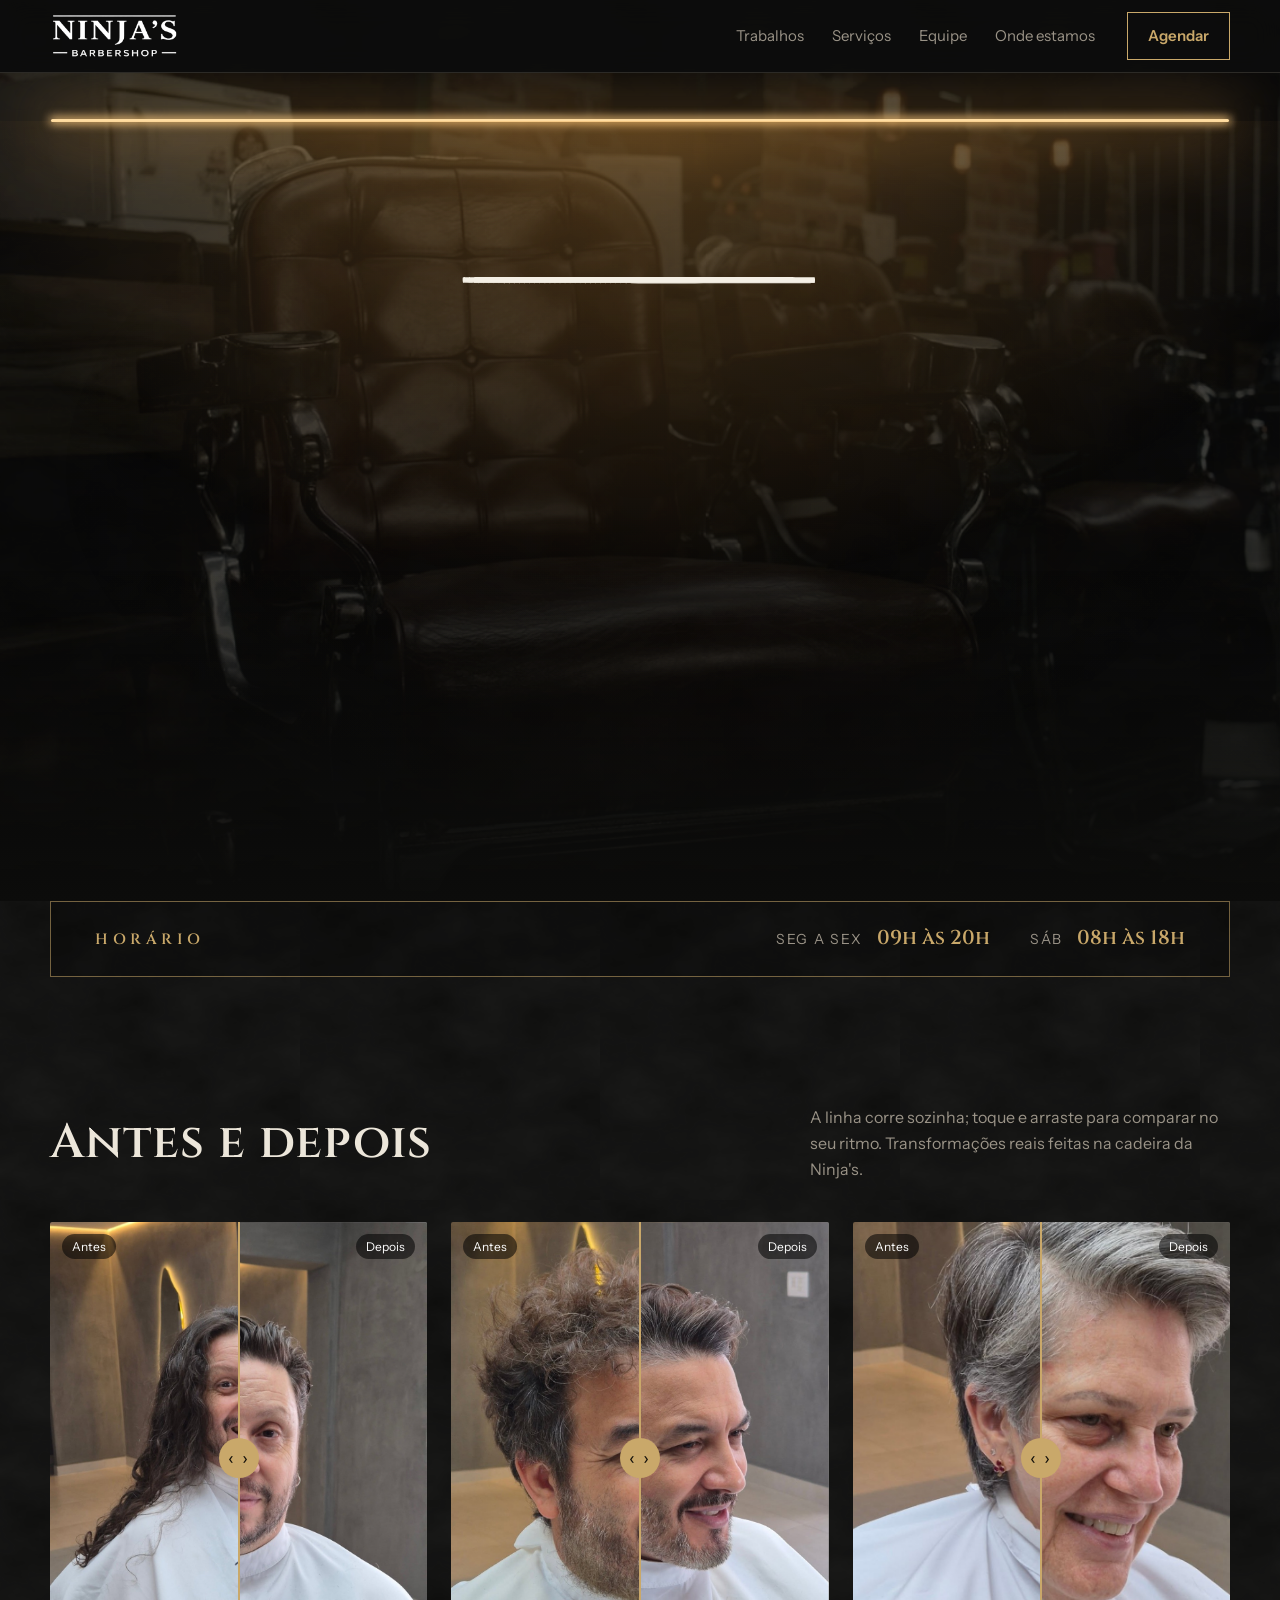
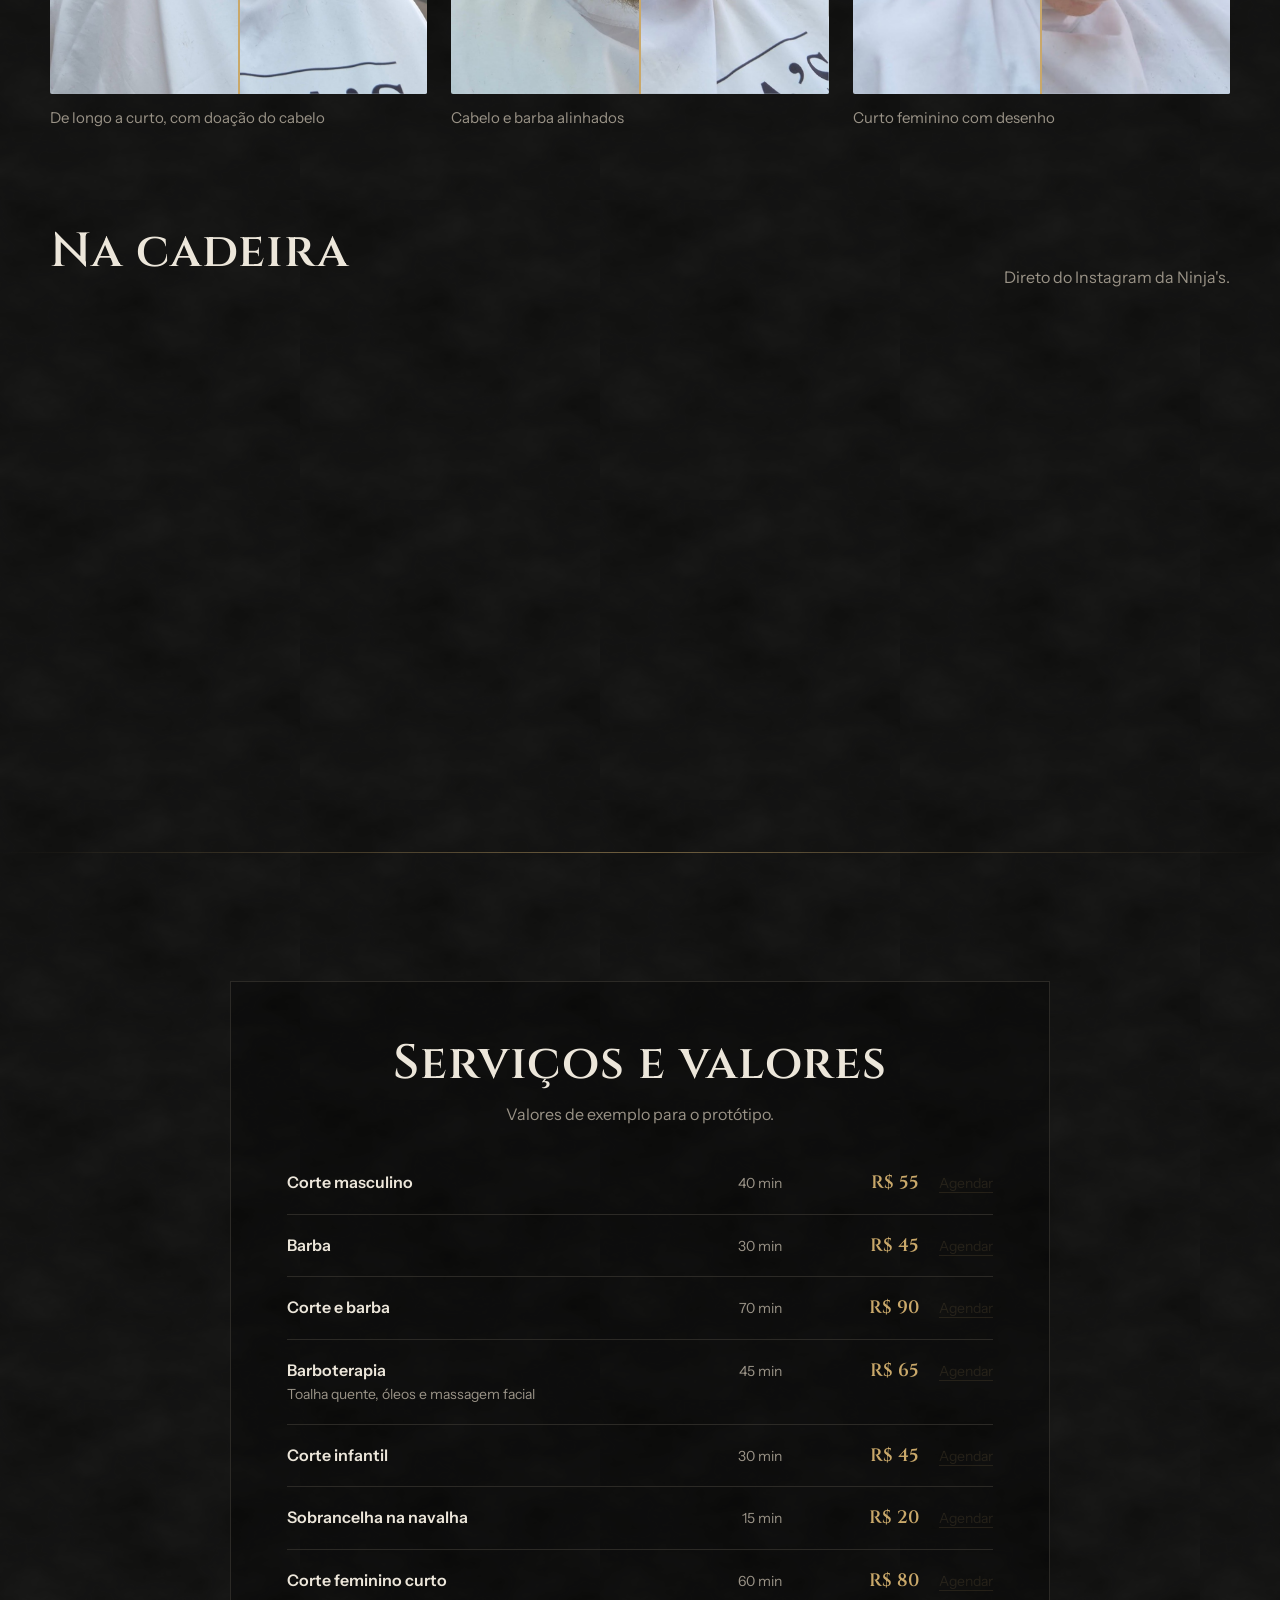
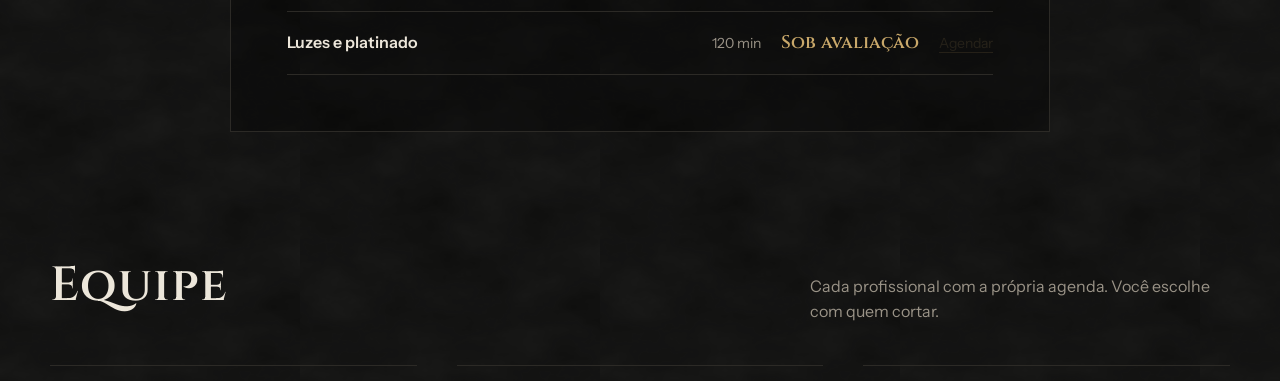
<file: index.html>
<!doctype html>
<meta charset="utf-8">
<meta name="robots" content="noindex">
<meta http-equiv="refresh" content="0; url=mockup-ninjas.html">
<title>Ninja's Barbershop</title>
<a href="mockup-ninjas.html">Abrir o site</a>
</file>
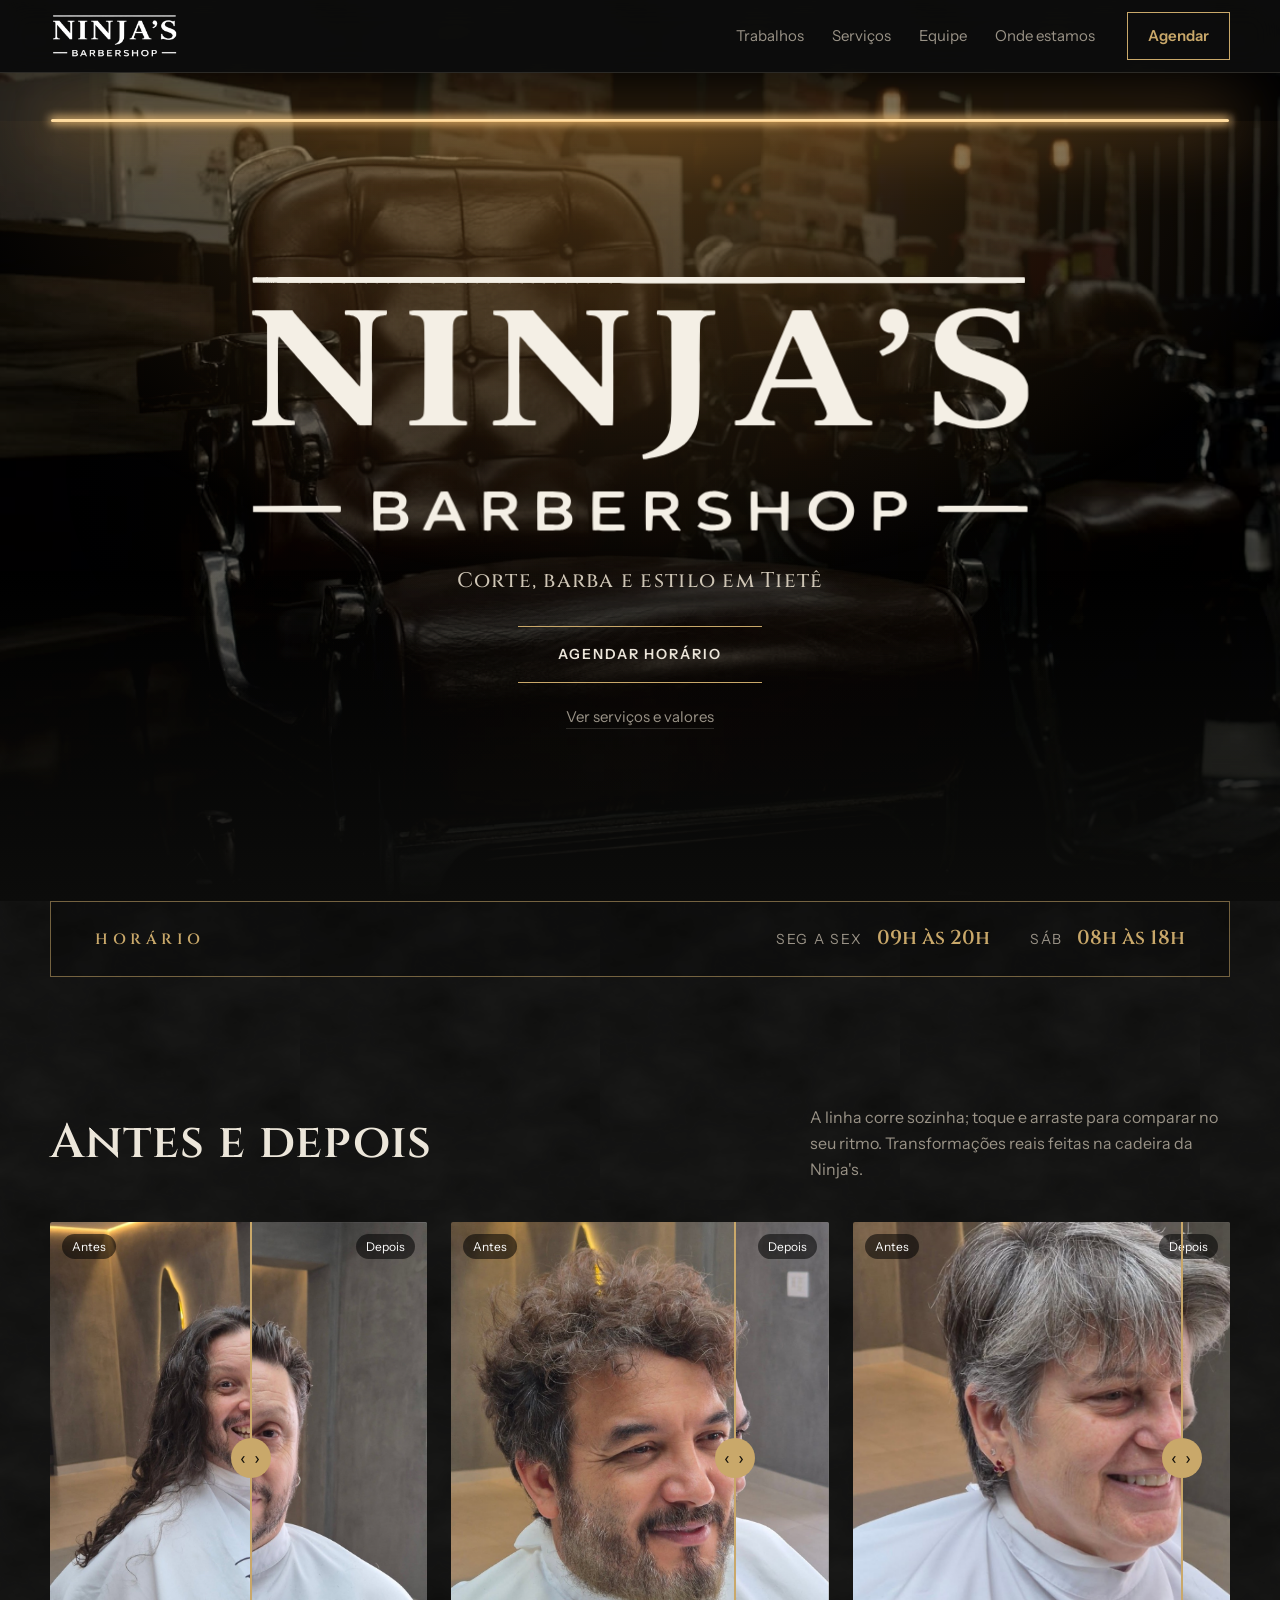
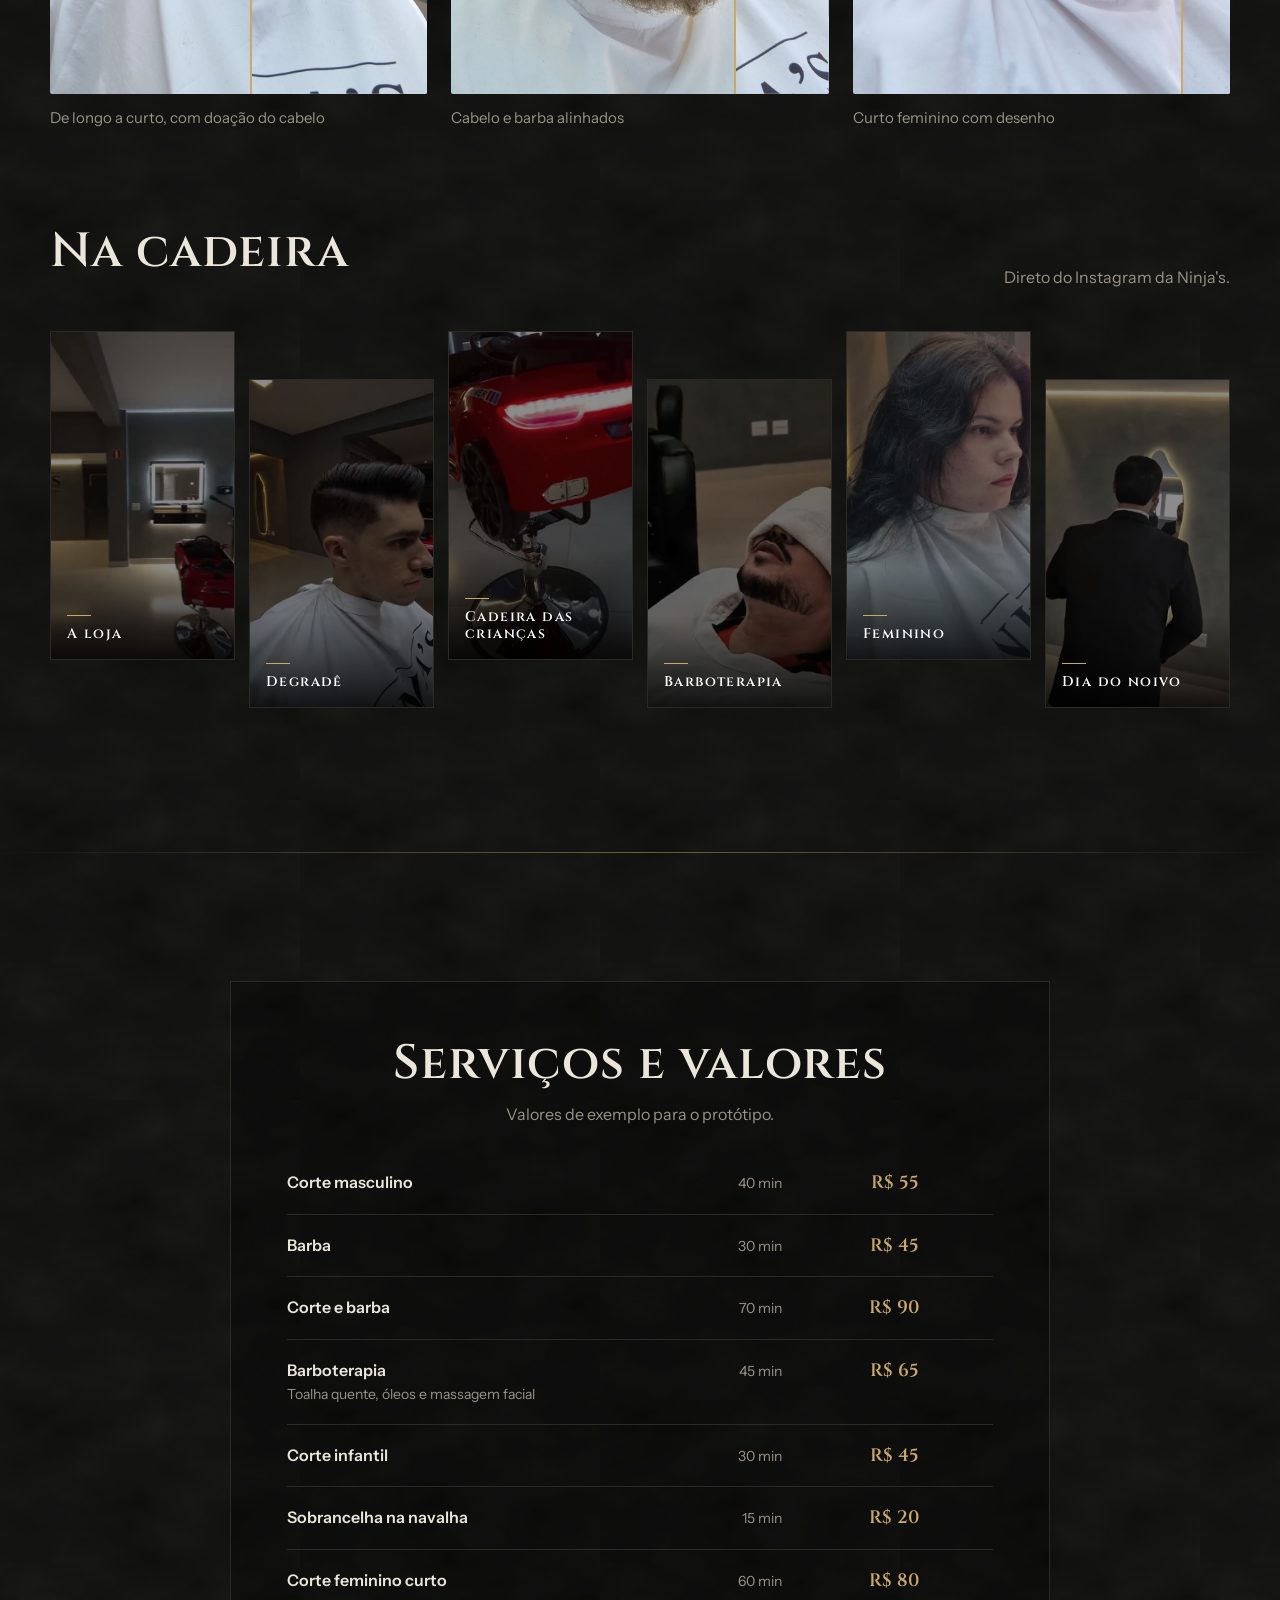
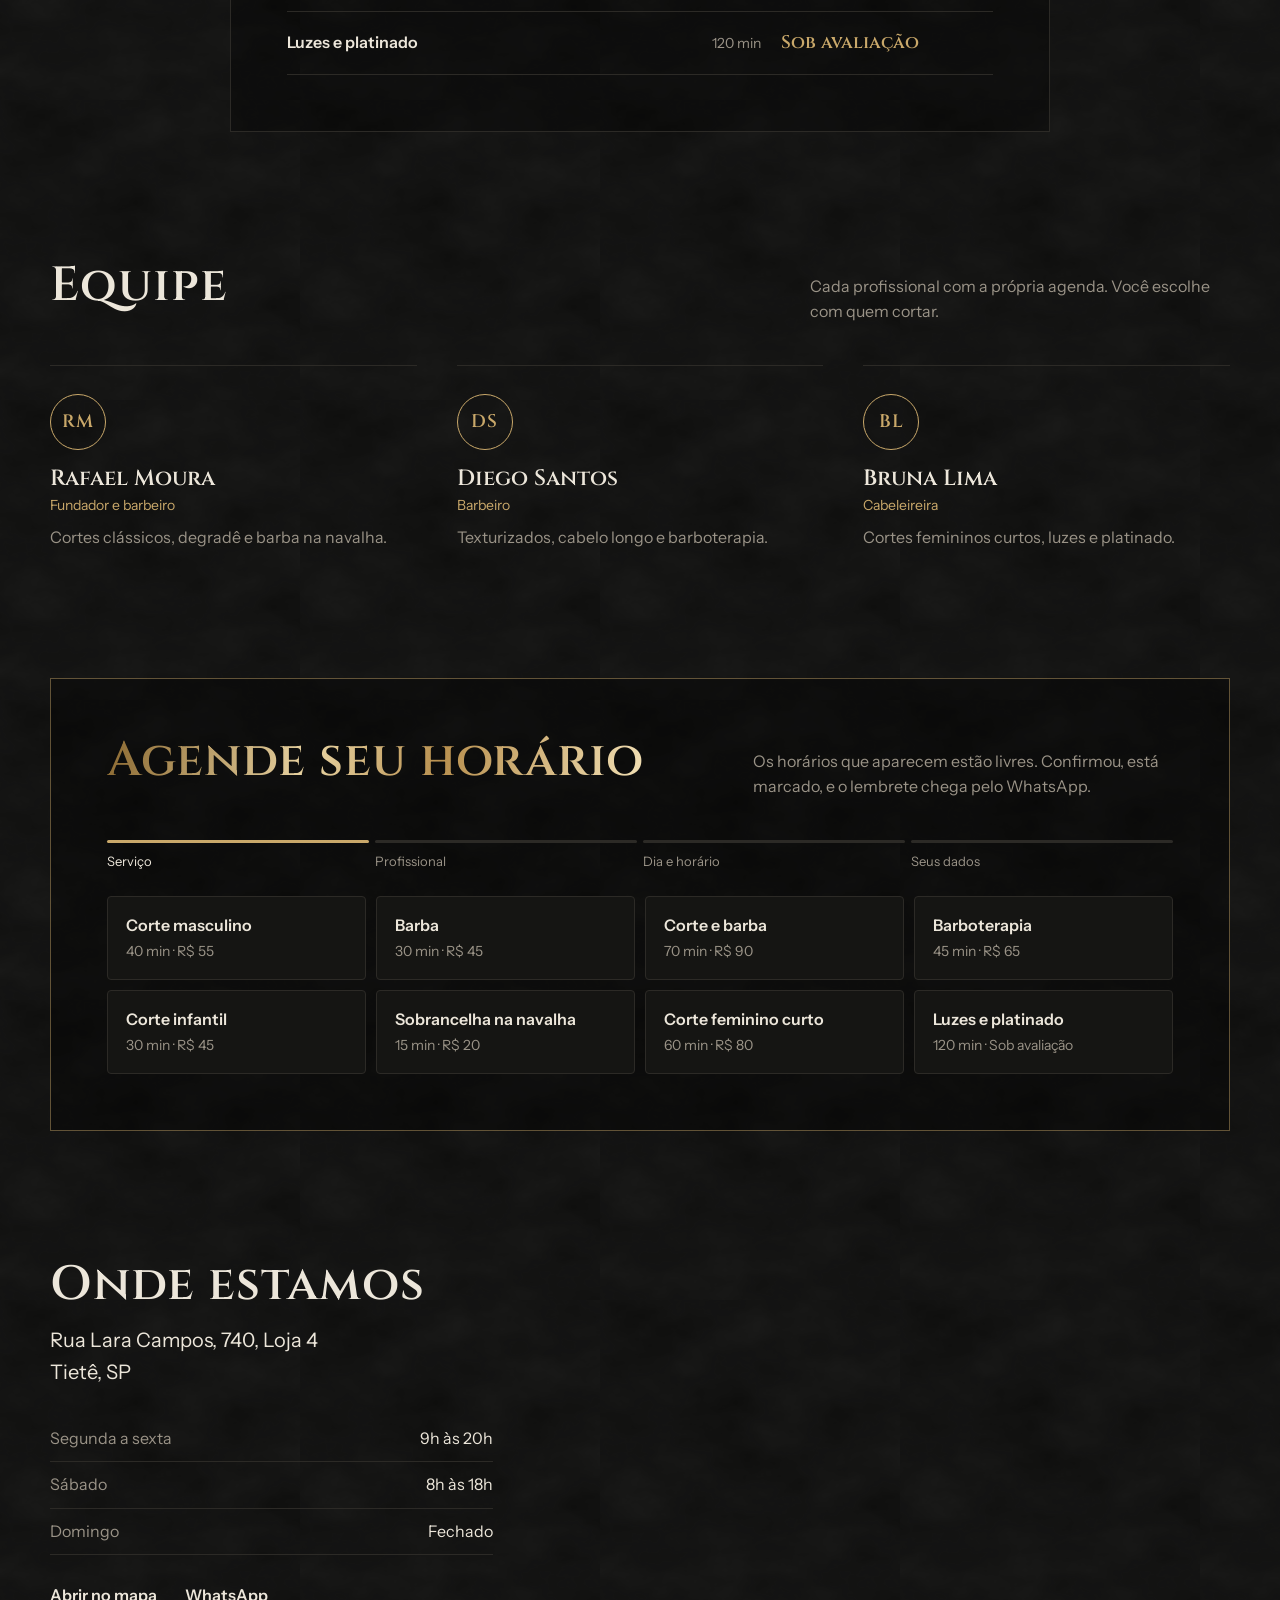
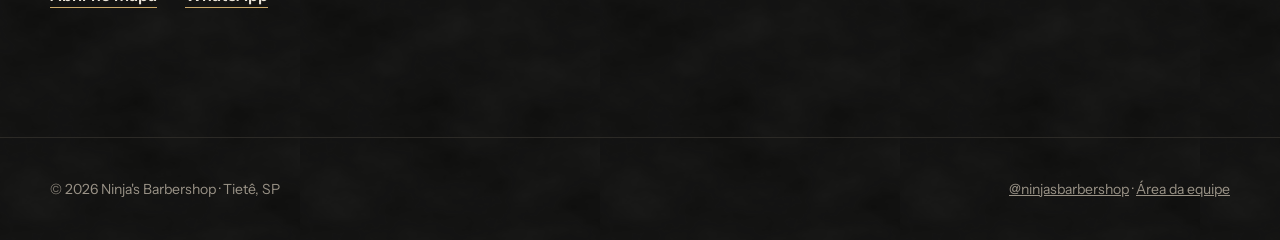
<file: 4-luz-de-led.html>
<!doctype html>
<html lang="pt-BR">
<head>
<meta charset="utf-8">
<meta name="viewport" content="width=device-width, initial-scale=1">
<meta name="robots" content="noindex">
<title>Ninja's Barbershop · Luz de LED</title>
<link rel="preconnect" href="https://fonts.googleapis.com">
<link rel="preconnect" href="https://fonts.gstatic.com" crossorigin>
<link href="https://fonts.googleapis.com/css2?family=Cinzel:wght@500;600;700&family=Instrument+Sans:wght@400;500;600&display=swap" rel="stylesheet">
<link rel="stylesheet" href="base.css">
<style>
  :root {
    --bg: #0c0c0b; --fg: #ece6da; --mudo: #9a9387; --linha: #2c2a26; --card: #151513; --sel: #2a2418;
    --acc: #c9a86a; --sobre-acc: #14110b; --barra: rgb(12 12 11 / .9);
    --f-titulo: 'Cinzel', serif; --f-corpo: 'Instrument Sans', system-ui, sans-serif;
    --raio: 4px; --raio-btn: 2px; --raio-foto: 2px;
    --ouro: linear-gradient(100deg, #8c6a32 0%, #e8d3a2 38%, #b8904f 62%, #f1dfb4 100%);
  }
  body {
    background:
      radial-gradient(1200px 600px at 80% -10%, rgb(201 168 106 / .08), transparent 60%),
      url("data:image/svg+xml,%3Csvg xmlns='http://www.w3.org/2000/svg' width='300' height='300'%3E%3Cfilter id='n'%3E%3CfeTurbulence type='fractalNoise' baseFrequency='.012 .02' numOctaves='5' seed='4'/%3E%3CfeColorMatrix values='0 0 0 0 .5 0 0 0 0 .5 0 0 0 0 .5 0 0 0 .09 0'/%3E%3C/filter%3E%3Crect width='100%25' height='100%25' filter='url(%23n)'/%3E%3C/svg%3E"),
      var(--bg);
  }
  .dourado { background: var(--ouro); -webkit-background-clip: text; background-clip: text; color: transparent; }
  h2 { font: 600 clamp(30px, 4.4vw, 48px)/1.1 var(--f-titulo); margin: 0 0 12px; letter-spacing: .02em; }
  .sec { padding: clamp(72px, 10vw, 128px) 0; }
  .sec-topo { display: flex; flex-wrap: wrap; justify-content: space-between; align-items: end; gap: 12px 40px; margin-bottom: 40px; }
  .sec-topo p { margin: 0; max-width: 420px; color: var(--mudo); }
  .fio { height: 1px; background: linear-gradient(90deg, transparent, var(--acc), transparent); opacity: .5; border: 0; margin: 0; }

  /* topo */
  .topo { position: sticky; top: 0; z-index: 40; background: rgb(12 12 11 / .82); backdrop-filter: blur(14px); border-bottom: 1px solid var(--linha); }
  .topo .wrap { display: flex; align-items: center; gap: 32px; height: 72px; }
  .logo img { display: block; width: 130px; height: auto; }
  .menu { display: flex; gap: 28px; margin-left: auto; font-size: 15px; }
  .menu a { text-decoration: none; color: var(--mudo); transition: color .2s; }
  .menu a:hover { color: var(--fg); }
  .cta { padding: 11px 20px; border: 1px solid var(--acc); color: var(--acc); text-decoration: none; font-weight: 600; font-size: 15px; transition: background .2s, color .2s; }
  .cta:hover { background: var(--acc); color: var(--sobre-acc); }
  @media (max-width: 860px) { .menu { display: none; } .topo .cta { margin-left: auto; } }

  /* hero: as luzes da loja acendem e o logo se monta */
  .botoes { display: flex; flex-wrap: wrap; align-items: center; gap: 28px; }
  .btn { font-weight: 600; text-decoration: none; }
  .btn-linha { color: var(--fg); text-decoration: underline; text-decoration-color: var(--acc); text-underline-offset: 6px; }
  .hero { position: relative; isolation: isolate; overflow: hidden; min-height: min(calc(100svh - 72px), 860px); display: grid; place-items: center; text-align: center; padding: 120px 0 90px; }
  .hero::after { content: ''; position: absolute; inset: auto 0 0; height: 40%; z-index: -1; background: linear-gradient(transparent, var(--bg)); }
  /* video de fundo (cinemagraph): escurece, aproxima devagar, logo por cima */
  .hero-video { position: absolute; inset: 0; z-index: -3; width: 100%; height: 100%; object-fit: cover; object-position: 30% 50%; filter: brightness(.42) sepia(.25); animation: video-entra 2.4s ease-out both, aproxima 24s ease-in-out infinite alternate; }
  .hero::before { content: ''; position: absolute; inset: 0; z-index: -2; background: radial-gradient(60% 55% at 50% 48%, rgb(12 9 6 / .55), transparent 75%); }
  @keyframes video-entra { from { opacity: 0; } }
  @keyframes aproxima { to { transform: scale(1.08); } }
  .led { position: absolute; inset: 0; z-index: -2; animation: acende 1.5s linear .2s both; }
  .led::before { content: ''; position: absolute; left: 4%; right: 4%; top: 46px; height: 3px; border-radius: 3px; background: #ffdca0; box-shadow: 0 0 10px 2px rgb(255 205 130 / .95), 0 0 70px 14px rgb(235 165 75 / .4); }
  .led::after { content: ''; position: absolute; inset: 48px 0 0; background: radial-gradient(70% 75% at 50% 0%, rgb(225 155 65 / .30), rgb(225 155 65 / .08) 55%, transparent 80%); }
  @keyframes acende { 0% { opacity: 0 } 8% { opacity: .9 } 12% { opacity: .1 } 20% { opacity: 1 } 24% { opacity: .3 } 32%, 100% { opacity: 1 } }
  .hero-logo { width: min(780px, 100%); margin: 0 auto; color: #f4efe5; }
  .hero-txt { margin: 34px auto 30px; font: 500 clamp(17px, 1.8vw, 21px)/1.4 var(--f-titulo); letter-spacing: .06em; color: #cfc6b6; }
  .hero-cta { display: inline-flex; align-items: center; gap: 12px; padding: 16px 40px; border-block: 1px solid var(--acc); color: var(--fg); font-weight: 600; letter-spacing: .14em; text-transform: uppercase; font-size: 14px; text-decoration: none; transition: color .2s, background .2s; }
  .hero-cta:hover { color: var(--acc); background: rgb(201 168 106 / .06); }
  .hero-cta svg { display: none; }
  .hero-mais { display: block; width: max-content; margin: 22px auto 0; color: var(--mudo); font-size: 15px; text-decoration: underline; text-underline-offset: 6px; text-decoration-color: var(--linha); }

  /* logo vetorial animado (paths gerados em logo-anim.js) */
  .logo-anim { display: block; width: 100%; height: auto; overflow: visible; }
  .logo-anim path { transform-box: fill-box; animation-duration: .9s; animation-timing-function: cubic-bezier(.2, .7, .2, 1); animation-fill-mode: both; }
  .la-linha { transform-origin: center; animation-name: la-abre; animation-delay: .8s; animation-duration: 1.1s; }
  .la-l1 { animation-name: la-desce; animation-delay: calc(1.2s + var(--i) * .08s); }
  .la-traco { transform-origin: calc(100% - var(--i) * 100%) 50%; animation-name: la-abre; animation-delay: 1.85s; }
  .la-l2 { animation-name: la-surge; animation-delay: calc(1.95s + var(--i) * .04s); }
  .la-depois { animation: la-surge .8s cubic-bezier(.2, .7, .2, 1) 2.4s both; }
  @keyframes la-abre { from { transform: scaleX(0); } }
  @keyframes la-desce { from { opacity: 0; transform: translateY(-35%); } }
  @keyframes la-surge { from { opacity: 0; transform: translateY(14px); } }
  @media (prefers-reduced-motion: reduce) { .logo-anim path, .la-depois, .led, .hero-video { animation: none !important; } .reel { opacity: 1; transform: none; } }

  /* faixa de horário, como o quadro do post de inauguração */
  .quadro { border: 1px solid rgb(201 168 106 / .55); padding: 26px clamp(20px, 4vw, 44px); display: flex; flex-wrap: wrap; align-items: center; justify-content: space-between; gap: 18px 40px; background: rgb(0 0 0 / .25); }
  .quadro h3 { margin: 0; font: 600 15px/1 var(--f-titulo); letter-spacing: .3em; color: var(--acc); }
  .quadro dl { display: flex; flex-wrap: wrap; gap: 10px 40px; }
  .quadro dl div { display: flex; gap: 14px; align-items: baseline; }
  .quadro dt { font-size: 14px; letter-spacing: .12em; }
  .quadro dd { font: 600 20px/1 var(--f-titulo); color: var(--acc); }

  .grade-ad { display: grid; gap: 24px; grid-template-columns: repeat(auto-fit, minmax(260px, 1fr)); }
  /* reels do Instagram: sobem em sequência ao entrar na tela; o que está visível toca e acende */
  .reels { display: grid; grid-auto-flow: column; grid-auto-columns: clamp(210px, 62vw, 270px); gap: 14px; overflow-x: auto; scroll-snap-type: x mandatory; padding: 6px max(16px, (100vw - 1180px) / 2) 24px; scroll-padding-inline: max(16px, (100vw - 1180px) / 2); scrollbar-width: none; }
  .reel { position: relative; aspect-ratio: 9 / 16; overflow: hidden; scroll-snap-align: start; border: 1px solid var(--linha); color: #fff; text-decoration: none; opacity: 0; transform: translateY(56px); transition: opacity .8s ease, transform 1s cubic-bezier(.2, .7, .2, 1); transition-delay: calc(var(--i) * .12s); }
  .reels.visto .reel { opacity: 1; transform: none; }
  .reel video { width: 100%; height: 100%; object-fit: cover; filter: brightness(.55) saturate(.8); transform: scale(1.08); transition: filter .6s, transform 1.4s cubic-bezier(.2, .7, .2, 1); }
  .reel.ativo video, .reel:hover video { filter: none; transform: scale(1); }
  .reel span { position: absolute; inset: auto 0 0; padding: 48px 16px 16px; background: linear-gradient(transparent, rgb(0 0 0 / .8)); font: 600 14px/1.2 var(--f-titulo); letter-spacing: .1em; }
  .reel span::before { content: ''; display: block; width: 24px; height: 1px; margin-bottom: 10px; background: var(--acc); transition: width .7s cubic-bezier(.2, .7, .2, 1); }
  .reel.ativo span::before, .reel:hover span::before { width: 64px; }
  .reels-dica { color: var(--mudo); font-size: 14px; }
  @media (min-width: 1000px) {
    .reels { grid-auto-flow: row; grid-template-columns: repeat(6, 1fr); width: min(1180px, 100% - 32px); margin-inline: auto; padding: 0 0 64px; overflow: visible; }
    .reel:nth-child(even) { translate: 0 48px; }
    .reels-dica { display: none; }
  }

  .tabela-precos { max-width: 820px; margin-inline: auto; border: 1px solid var(--linha); padding: clamp(24px, 5vw, 56px); background: rgb(0 0 0 / .3); }
  .tabela-precos h2 { text-align: center; }
  .tabela-precos > p { text-align: center; color: var(--mudo); margin: 0 0 24px; }
  .svc-preco { font: 600 18px/1 var(--f-titulo); color: var(--acc); }

  .equipe { display: grid; gap: 40px; grid-template-columns: repeat(auto-fit, minmax(240px, 1fr)); }
  .eq-card { padding-top: 28px; border-top: 1px solid var(--linha); }

  .caixa-agenda { border: 1px solid rgb(201 168 106 / .45); padding: clamp(24px, 5vw, 56px); background: rgb(0 0 0 / .35); }
  .contato { display: grid; grid-template-columns: .8fr 1.2fr; gap: clamp(32px, 6vw, 72px); }
  .contato address { font-style: normal; font-size: 20px; margin: 8px 0 28px; }
  .contato iframe { width: 100%; height: 100%; min-height: 340px; border: 0; filter: grayscale(1) invert(.9) contrast(.85); }
  @media (max-width: 860px) { .contato { grid-template-columns: 1fr; } }
  .rodape { padding: 40px 0; border-top: 1px solid var(--linha); color: var(--mudo); font-size: 14px; }
  .rodape .wrap { display: flex; flex-wrap: wrap; justify-content: space-between; gap: 12px; }

  /* celular: a mesma linguagem do desktop, em coluna */
  @media (max-width: 760px) {
    .hero { min-height: calc(100svh - 72px); padding: 96px 0 72px; }
    .hero-video { object-position: 22% 50%; }
    .led::before { top: 28px; left: 8%; right: 8%; }
    .led::after { top: 30px; }
    .hero-txt { margin: 26px auto 30px; font-size: 16px; }
    .hero-cta { padding: 16px 30px; }
    .quadro { padding: 22px; }
    .quadro dl { gap: 10px 28px; }
    .sec { padding: 64px 0; }
    .tabela-precos, .caixa-agenda { padding: 24px 18px; }
  }
</style>
</head>
<body>
<header class="topo">
  <div class="wrap">
    <a class="logo" href="#" aria-label="Ninja's Barbershop"><img src="fotos/logo-branco.png" alt=""></a>
    <nav class="menu" aria-label="Seções">
      <a href="#trabalhos">Trabalhos</a><a href="#servicos">Serviços</a><a href="#equipe">Equipe</a><a href="#contato">Onde estamos</a>
    </nav>
    <a class="cta" href="#agenda">Agendar</a>
  </div>
</header>

<main>
  <section class="hero">
    <video class="hero-video" src="fotos/hero-loja.mp4" poster="fotos/hero-loja.jpg" autoplay muted loop playsinline aria-hidden="true"></video>
    <div class="led" aria-hidden="true"></div>
    <div class="wrap">
      <h1 class="hero-logo" data-logo-anim>Ninja's Barbershop</h1>
      <p class="hero-txt la-depois">Corte, barba e estilo em Tietê</p>
      <a class="hero-cta la-depois" href="#agenda">
        <svg width="22" height="22" viewBox="0 0 24 24" fill="none" stroke="currentColor" stroke-width="1.6" aria-hidden="true"><rect x="3.5" y="5" width="17" height="15" rx="3"/><path d="M3.5 10h17M8 3v4M16 3v4"/></svg>
        <span>Agendar horário</span>
        <svg width="18" height="18" viewBox="0 0 24 24" fill="none" stroke="currentColor" stroke-width="1.8" aria-hidden="true"><path d="m9 6 6 6-6 6"/></svg>
      </a>
      <a class="hero-mais la-depois" href="#servicos">Ver serviços e valores</a>
    </div>
  </section>

  <div class="wrap">
    <div class="quadro">
      <h3>HORÁRIO</h3>
      <dl><div><dt>SEG A SEX</dt><dd>09h às 20h</dd></div><div><dt>SÁB</dt><dd>08h às 18h</dd></div></dl>
    </div>
  </div>

  <section class="sec" id="trabalhos">
    <div class="wrap">
      <div class="sec-topo"><h2>Antes e depois</h2><p>A linha corre sozinha; toque e arraste para comparar no seu ritmo. Transformações reais feitas na cadeira da Ninja's.</p></div>
      <div class="grade-ad" data-antes-depois></div>
      <div class="sec-topo" style="margin-top:96px"><h2>Na cadeira</h2><p>Direto do Instagram da Ninja's. <span class="reels-dica">Deslize para ver mais.</span></p></div>
    </div>
    <div class="reels" data-reels>
      <a class="reel" style="--i:0" href="https://www.instagram.com/ninjasbarbershop/reels/" target="_blank" rel="noopener"><video src="fotos/reels/loja.mp4" poster="fotos/reels/loja.jpg" muted loop playsinline preload="metadata"></video><span>A loja</span></a>
      <a class="reel" style="--i:1" href="https://www.instagram.com/ninjasbarbershop/reels/" target="_blank" rel="noopener"><video src="fotos/reels/degrade.mp4" poster="fotos/reels/degrade.jpg" muted loop playsinline preload="metadata"></video><span>Degradê</span></a>
      <a class="reel" style="--i:2" href="https://www.instagram.com/ninjasbarbershop/reels/" target="_blank" rel="noopener"><video src="fotos/reels/carrinho.mp4" poster="fotos/reels/carrinho.jpg" muted loop playsinline preload="metadata"></video><span>Cadeira das crianças</span></a>
      <a class="reel" style="--i:3" href="https://www.instagram.com/ninjasbarbershop/reels/" target="_blank" rel="noopener"><video src="fotos/reels/toalha.mp4" poster="fotos/reels/toalha.jpg" muted loop playsinline preload="metadata"></video><span>Barboterapia</span></a>
      <a class="reel" style="--i:4" href="https://www.instagram.com/ninjasbarbershop/reels/" target="_blank" rel="noopener"><video src="fotos/reels/cabelo.mp4" poster="fotos/reels/cabelo.jpg" muted loop playsinline preload="metadata"></video><span>Feminino</span></a>
      <a class="reel" style="--i:5" href="https://www.instagram.com/ninjasbarbershop/reels/" target="_blank" rel="noopener"><video src="fotos/reels/noivo.mp4" poster="fotos/reels/noivo.jpg" muted loop playsinline preload="metadata"></video><span>Dia do noivo</span></a>
    </div>
  </section>

  <hr class="fio">

  <section class="sec" id="servicos">
    <div class="wrap">
      <div class="tabela-precos">
        <h2>Serviços e valores</h2>
        <p>Valores de exemplo para o protótipo.</p>
        <div data-servicos></div>
      </div>
    </div>
  </section>

  <section class="sec" id="equipe" style="padding-top:0">
    <div class="wrap">
      <div class="sec-topo"><h2>Equipe</h2><p>Cada profissional com a própria agenda. Você escolhe com quem cortar.</p></div>
      <div class="equipe" data-equipe></div>
    </div>
  </section>

  <section class="sec" id="agenda" style="padding-top:0">
    <div class="wrap">
      <div class="caixa-agenda">
        <div class="sec-topo"><h2 class="dourado">Agende seu horário</h2><p>Os horários que aparecem estão livres. Confirmou, está marcado, e o lembrete chega pelo WhatsApp.</p></div>
        <div id="agenda-app"></div>
      </div>
    </div>
  </section>

  <section class="sec" id="contato" style="padding-top:0">
    <div class="wrap contato">
      <div>
        <h2>Onde estamos</h2>
        <address>Rua Lara Campos, 740, Loja 4<br>Tietê, SP</address>
        <dl data-horario></dl>
        <div class="botoes" style="margin-top:28px"><a class="btn btn-linha" data-mapa href="#">Abrir no mapa</a><a class="btn btn-linha" data-zap href="#">WhatsApp</a></div>
      </div>
      <iframe data-mapa-embed title="Mapa da Ninja's Barbershop" loading="lazy"></iframe>
    </div>
  </section>
</main>

<footer class="rodape"><div class="wrap"><span>© <span data-ano></span> Ninja's Barbershop · Tietê, SP</span><span><a href="https://www.instagram.com/ninjasbarbershop" target="_blank" rel="noopener">@ninjasbarbershop</a> · <a href="painel.html">Área da equipe</a></span></div></footer>
<nav class="barra-cel" aria-label="Ações rápidas"><a href="#agenda">Agendar</a><a data-zap href="#">WhatsApp</a></nav>

<script src="dados.js"></script>
<script src="app.js"></script>
<script src="logo-anim.js"></script>
<script>
  // Reels: entram em sequência quando a faixa aparece; só toca o vídeo que está na tela.
  (function () {
    var faixa = document.querySelector('[data-reels]');
    var parado = matchMedia('(prefers-reduced-motion: reduce)').matches;
    new IntersectionObserver(function (es, o) { if (es[0].isIntersecting) { faixa.classList.add('visto'); o.disconnect(); } }, { threshold: .15 }).observe(faixa);
    var io = new IntersectionObserver(function (es) {
      es.forEach(function (e) {
        var v = e.target.querySelector('video');
        e.target.classList.toggle('ativo', e.isIntersecting);
        if (e.isIntersecting && !parado) v.play().catch(function () {}); else v.pause();
      });
    }, { threshold: .7 });
    faixa.querySelectorAll('.reel').forEach(function (r) { io.observe(r); });
  })();
</script>
</body>
</html>
</file>
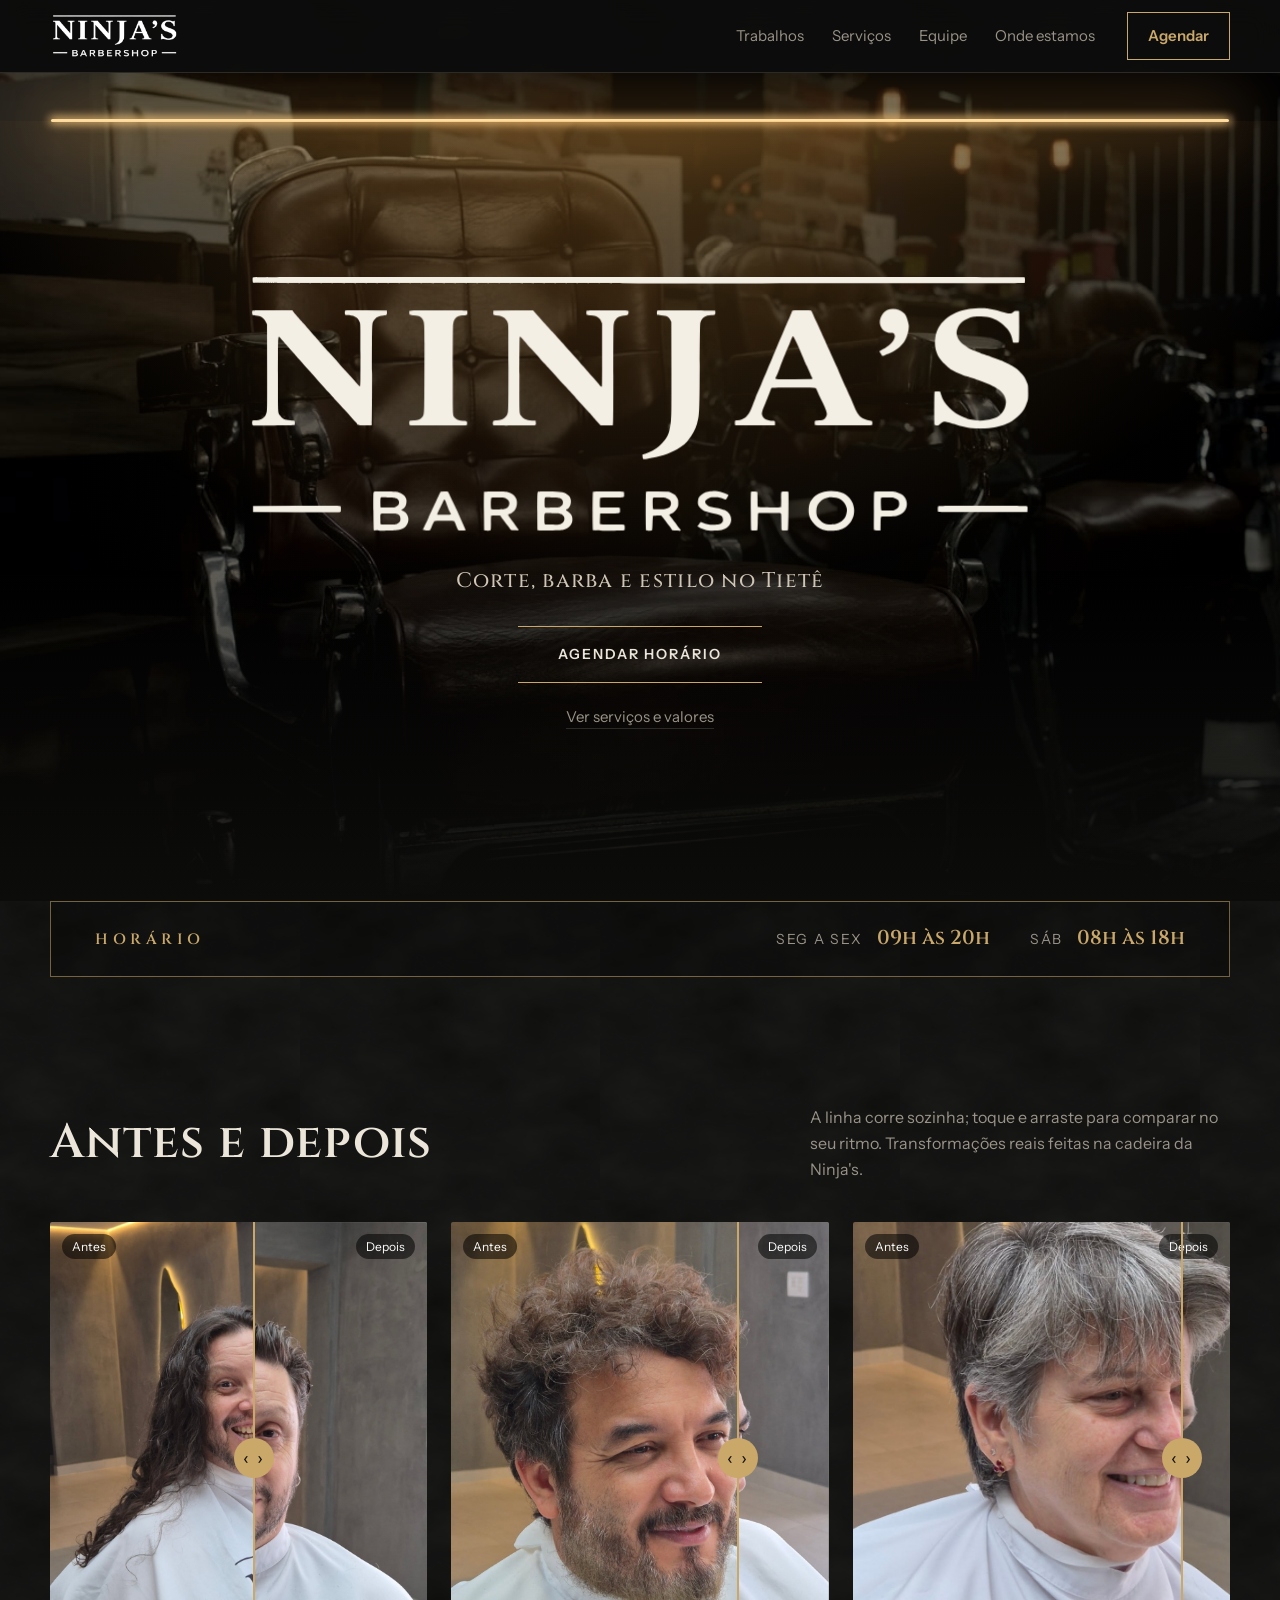
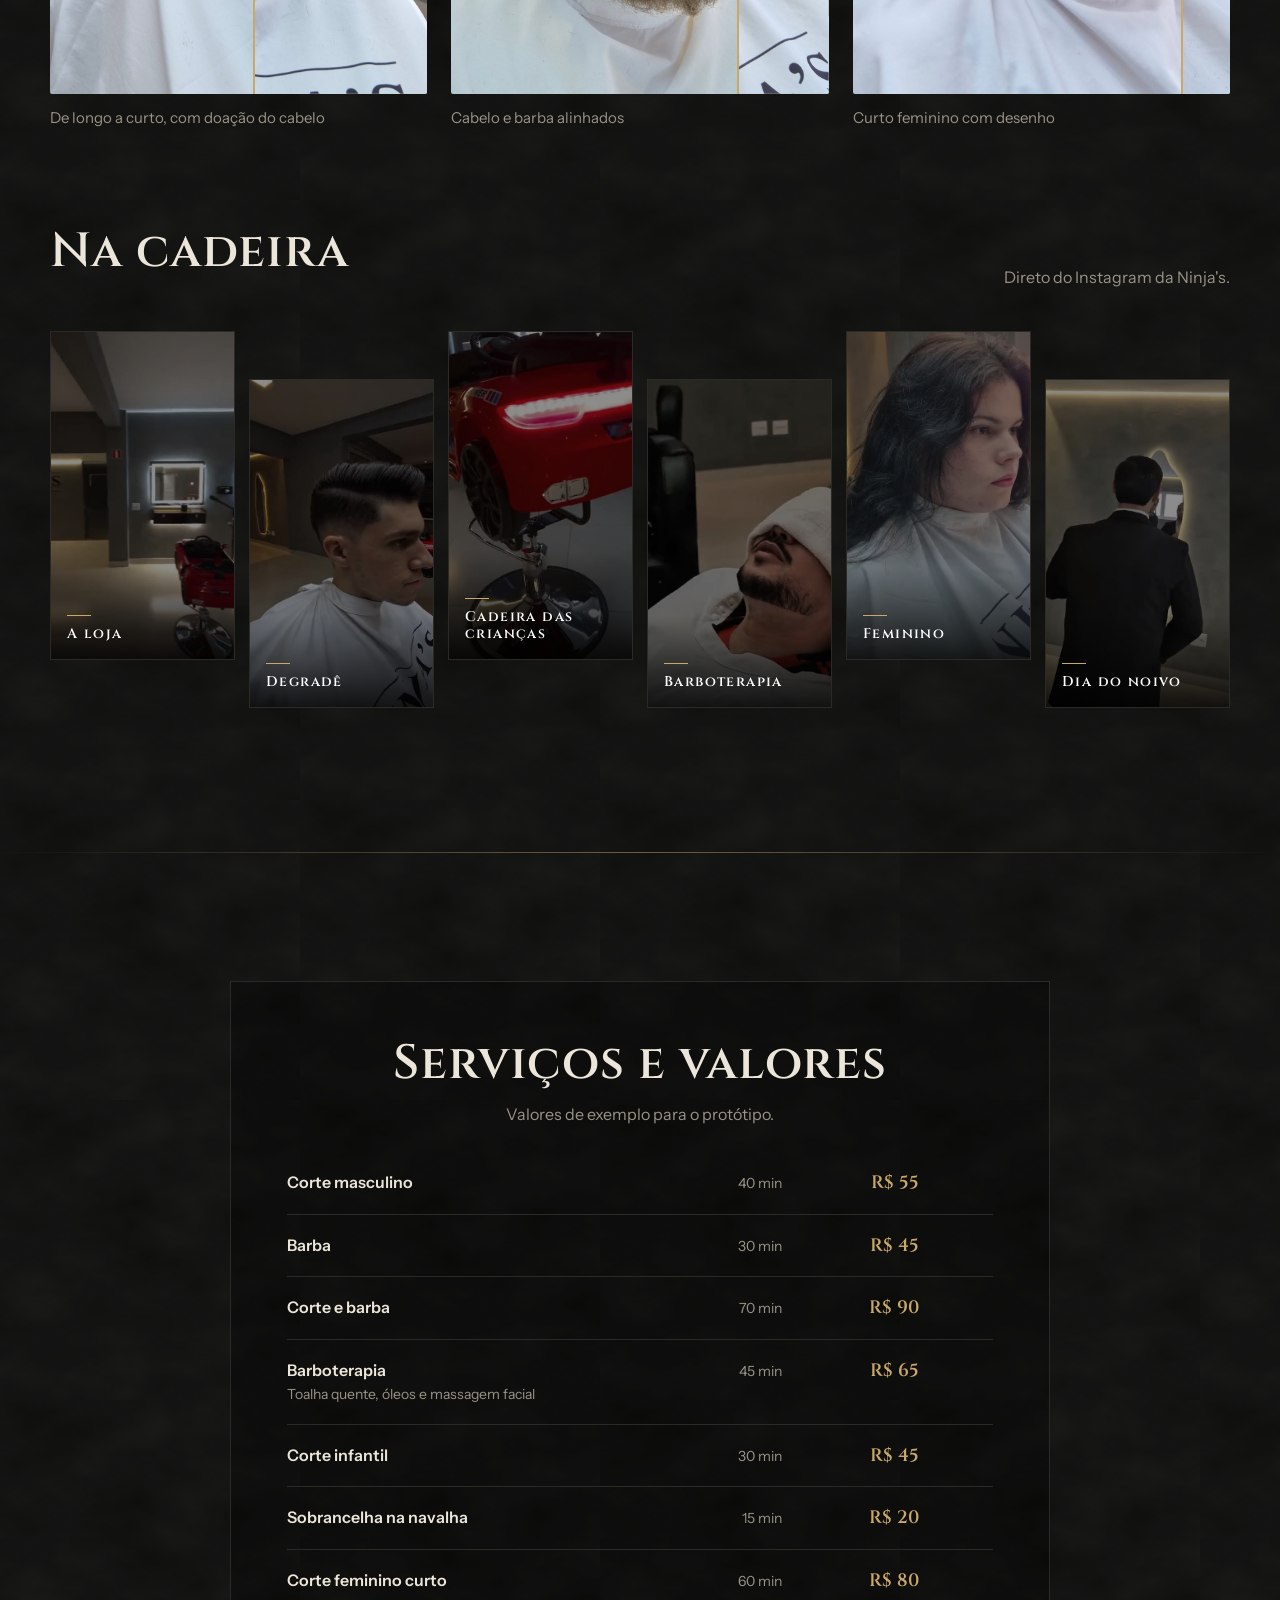
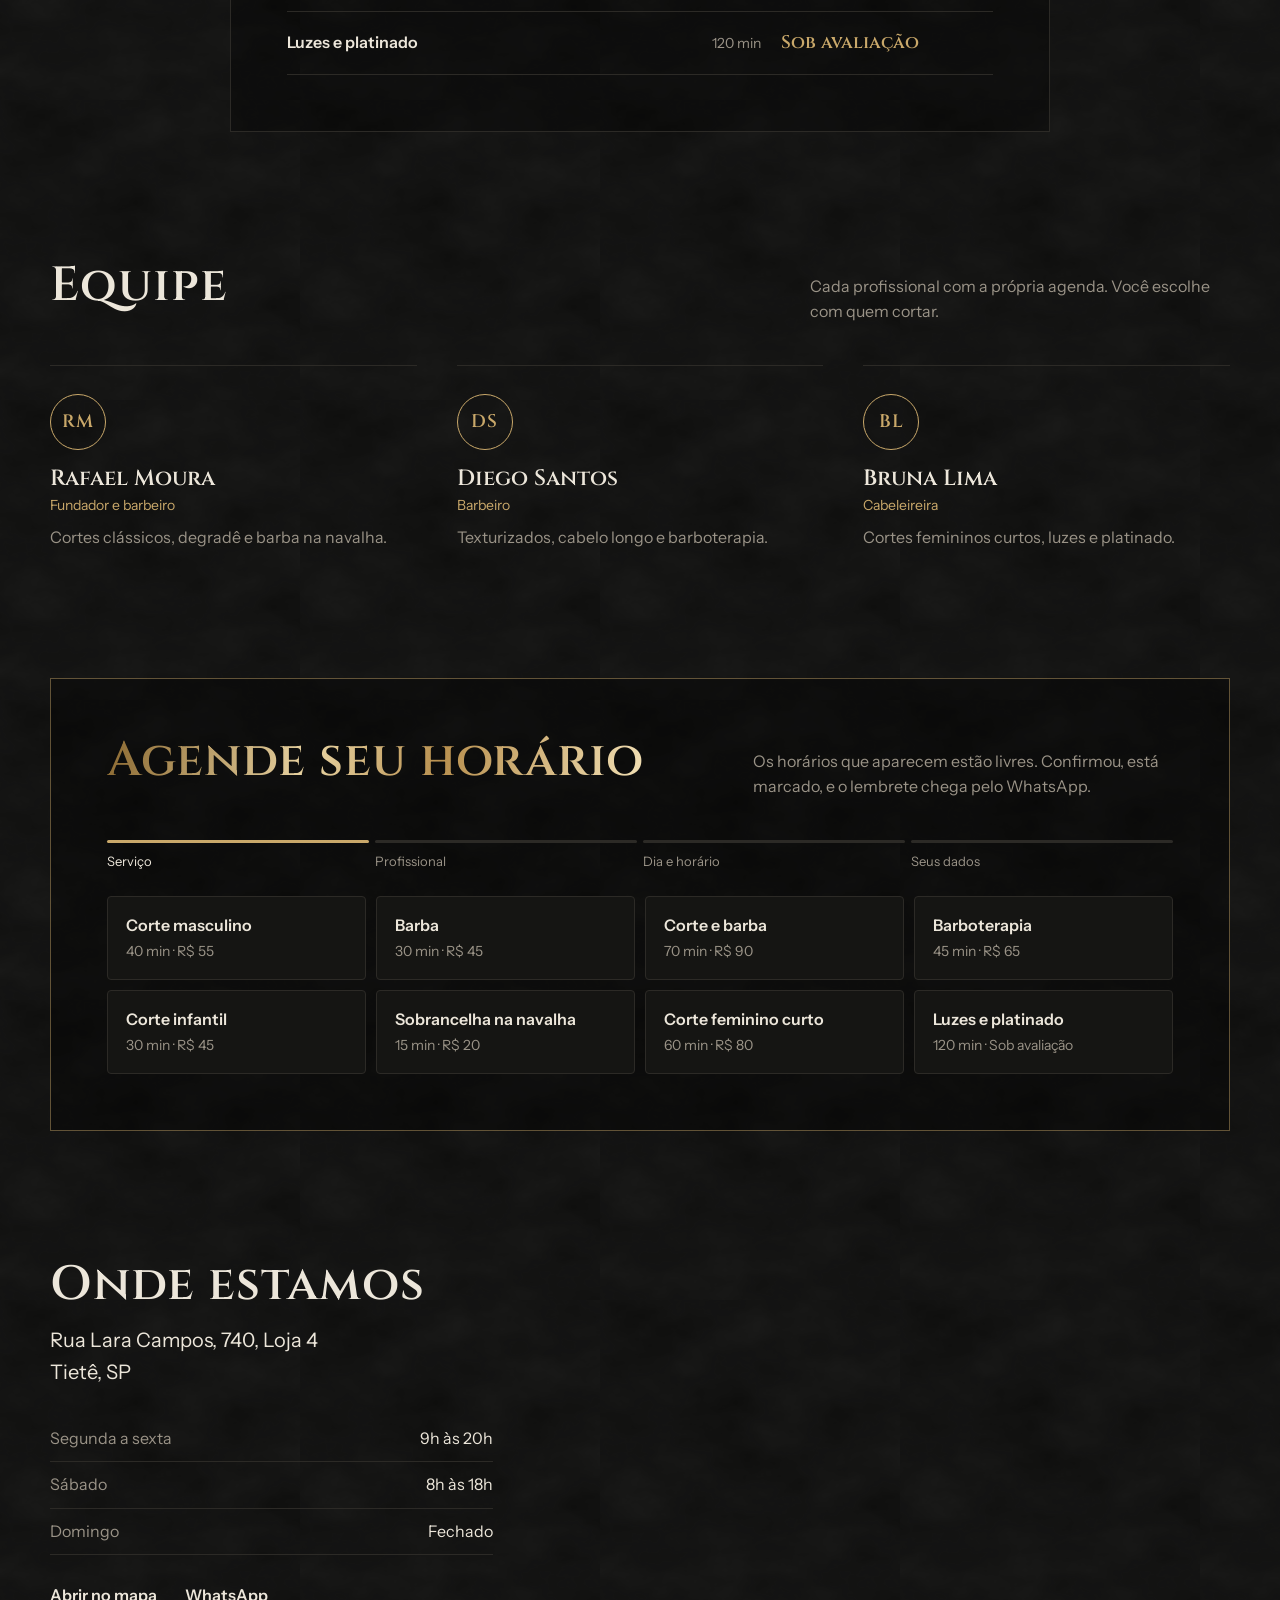
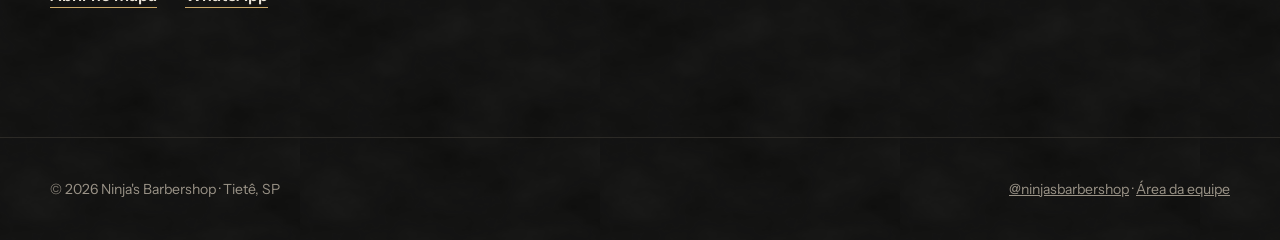
<file: mockup-ninjas.html>
<!doctype html>
<html lang="pt-BR">
<head>
<meta charset="utf-8">
<meta name="viewport" content="width=device-width, initial-scale=1">
<meta name="robots" content="noindex">
<title>Mockup Ninja's</title>
<link rel="preconnect" href="https://fonts.googleapis.com">
<link rel="preconnect" href="https://fonts.gstatic.com" crossorigin>
<link href="https://fonts.googleapis.com/css2?family=Cinzel:wght@500;600;700&family=Instrument+Sans:wght@400;500;600&display=swap" rel="stylesheet">
<link rel="stylesheet" href="base.css">
<style>
  :root {
    --bg: #0c0c0b; --fg: #ece6da; --mudo: #9a9387; --linha: #2c2a26; --card: #151513; --sel: #2a2418;
    --acc: #c9a86a; --sobre-acc: #14110b; --barra: rgb(12 12 11 / .9);
    --f-titulo: 'Cinzel', serif; --f-corpo: 'Instrument Sans', system-ui, sans-serif;
    --raio: 4px; --raio-btn: 2px; --raio-foto: 2px;
    --ouro: linear-gradient(100deg, #8c6a32 0%, #e8d3a2 38%, #b8904f 62%, #f1dfb4 100%);
  }
  body {
    background:
      radial-gradient(1200px 600px at 80% -10%, rgb(201 168 106 / .08), transparent 60%),
      url("data:image/svg+xml,%3Csvg xmlns='http://www.w3.org/2000/svg' width='300' height='300'%3E%3Cfilter id='n'%3E%3CfeTurbulence type='fractalNoise' baseFrequency='.012 .02' numOctaves='5' seed='4'/%3E%3CfeColorMatrix values='0 0 0 0 .5 0 0 0 0 .5 0 0 0 0 .5 0 0 0 .09 0'/%3E%3C/filter%3E%3Crect width='100%25' height='100%25' filter='url(%23n)'/%3E%3C/svg%3E"),
      var(--bg);
  }
  .dourado { background: var(--ouro); -webkit-background-clip: text; background-clip: text; color: transparent; }
  h2 { font: 600 clamp(30px, 4.4vw, 48px)/1.1 var(--f-titulo); margin: 0 0 12px; letter-spacing: .02em; }
  .sec { padding: clamp(72px, 10vw, 128px) 0; }
  .sec-topo { display: flex; flex-wrap: wrap; justify-content: space-between; align-items: end; gap: 12px 40px; margin-bottom: 40px; }
  .sec-topo p { margin: 0; max-width: 420px; color: var(--mudo); }
  .fio { height: 1px; background: linear-gradient(90deg, transparent, var(--acc), transparent); opacity: .5; border: 0; margin: 0; }

  /* topo */
  .topo { position: sticky; top: 0; z-index: 40; background: rgb(12 12 11 / .82); backdrop-filter: blur(14px); border-bottom: 1px solid var(--linha); }
  .topo .wrap { display: flex; align-items: center; gap: 32px; height: 72px; }
  .logo img { display: block; width: 130px; height: auto; }
  .menu { display: flex; gap: 28px; margin-left: auto; font-size: 15px; }
  .menu a { text-decoration: none; color: var(--mudo); transition: color .2s; }
  .menu a:hover { color: var(--fg); }
  .cta { padding: 11px 20px; border: 1px solid var(--acc); color: var(--acc); text-decoration: none; font-weight: 600; font-size: 15px; transition: background .2s, color .2s; }
  .cta:hover { background: var(--acc); color: var(--sobre-acc); }
  @media (max-width: 860px) { .menu { display: none; } .topo .cta { margin-left: auto; } }

  /* hero: as luzes da loja acendem e o logo se monta */
  .botoes { display: flex; flex-wrap: wrap; align-items: center; gap: 28px; }
  .btn { font-weight: 600; text-decoration: none; }
  .btn-linha { color: var(--fg); text-decoration: underline; text-decoration-color: var(--acc); text-underline-offset: 6px; }
  .hero { position: relative; isolation: isolate; overflow: hidden; min-height: min(calc(100svh - 72px), 860px); display: grid; place-items: center; text-align: center; padding: 120px 0 90px; }
  .hero::after { content: ''; position: absolute; inset: auto 0 0; height: 40%; z-index: -1; background: linear-gradient(transparent, var(--bg)); }
  /* video de fundo (cinemagraph): escurece, aproxima devagar, logo por cima */
  .hero-video { position: absolute; inset: 0; z-index: -3; width: 100%; height: 100%; object-fit: cover; object-position: 30% 50%; filter: brightness(.42) sepia(.25); animation: video-entra 2.4s ease-out both, aproxima 24s ease-in-out infinite alternate; }
  .hero::before { content: ''; position: absolute; inset: 0; z-index: -2; background: radial-gradient(60% 55% at 50% 48%, rgb(12 9 6 / .55), transparent 75%); }
  @keyframes video-entra { from { opacity: 0; } }
  @keyframes aproxima { to { transform: scale(1.08); } }
  .led { position: absolute; inset: 0; z-index: -2; animation: acende 1.5s linear .2s both; }
  .led::before { content: ''; position: absolute; left: 4%; right: 4%; top: 46px; height: 3px; border-radius: 3px; background: #ffdca0; box-shadow: 0 0 10px 2px rgb(255 205 130 / .95), 0 0 70px 14px rgb(235 165 75 / .4); }
  .led::after { content: ''; position: absolute; inset: 48px 0 0; background: radial-gradient(70% 75% at 50% 0%, rgb(225 155 65 / .30), rgb(225 155 65 / .08) 55%, transparent 80%); }
  @keyframes acende { 0% { opacity: 0 } 8% { opacity: .9 } 12% { opacity: .1 } 20% { opacity: 1 } 24% { opacity: .3 } 32%, 100% { opacity: 1 } }
  .hero-logo { width: min(780px, 100%); margin: 0 auto; color: #f4efe5; }
  .hero-txt { margin: 34px auto 30px; font: 500 clamp(17px, 1.8vw, 21px)/1.4 var(--f-titulo); letter-spacing: .06em; color: #cfc6b6; }
  .hero-cta { display: inline-flex; align-items: center; gap: 12px; padding: 16px 40px; border-block: 1px solid var(--acc); color: var(--fg); font-weight: 600; letter-spacing: .14em; text-transform: uppercase; font-size: 14px; text-decoration: none; transition: color .2s, background .2s; }
  .hero-cta:hover { color: var(--acc); background: rgb(201 168 106 / .06); }
  .hero-cta svg { display: none; }
  .hero-mais { display: block; width: max-content; margin: 22px auto 0; color: var(--mudo); font-size: 15px; text-decoration: underline; text-underline-offset: 6px; text-decoration-color: var(--linha); }

  /* logo vetorial animado (paths gerados em logo-anim.js) */
  .logo-anim { display: block; width: 100%; height: auto; overflow: visible; }
  .logo-anim path { transform-box: fill-box; animation-duration: .9s; animation-timing-function: cubic-bezier(.2, .7, .2, 1); animation-fill-mode: both; }
  .la-linha { transform-origin: center; animation-name: la-abre; animation-delay: .8s; animation-duration: 1.1s; }
  .la-l1 { animation-name: la-desce; animation-delay: calc(1.2s + var(--i) * .08s); }
  .la-traco { transform-origin: calc(100% - var(--i) * 100%) 50%; animation-name: la-abre; animation-delay: 1.85s; }
  .la-l2 { animation-name: la-surge; animation-delay: calc(1.95s + var(--i) * .04s); }
  .la-depois { animation: la-surge .8s cubic-bezier(.2, .7, .2, 1) 2.4s both; }
  @keyframes la-abre { from { transform: scaleX(0); } }
  @keyframes la-desce { from { opacity: 0; transform: translateY(-35%); } }
  @keyframes la-surge { from { opacity: 0; transform: translateY(14px); } }
  @media (prefers-reduced-motion: reduce) { .logo-anim path, .la-depois, .led, .hero-video { animation: none !important; } .reel { opacity: 1; transform: none; } }

  /* faixa de horário, como o quadro do post de inauguração */
  .quadro { border: 1px solid rgb(201 168 106 / .55); padding: 26px clamp(20px, 4vw, 44px); display: flex; flex-wrap: wrap; align-items: center; justify-content: space-between; gap: 18px 40px; background: rgb(0 0 0 / .25); }
  .quadro h3 { margin: 0; font: 600 15px/1 var(--f-titulo); letter-spacing: .3em; color: var(--acc); }
  .quadro dl { display: flex; flex-wrap: wrap; gap: 10px 40px; }
  .quadro dl div { display: flex; gap: 14px; align-items: baseline; }
  .quadro dt { font-size: 14px; letter-spacing: .12em; }
  .quadro dd { font: 600 20px/1 var(--f-titulo); color: var(--acc); }

  .grade-ad { display: grid; gap: 24px; grid-template-columns: repeat(auto-fit, minmax(260px, 1fr)); }
  /* reels do Instagram: sobem em sequência ao entrar na tela; o que está visível toca e acende */
  .reels { display: grid; grid-auto-flow: column; grid-auto-columns: clamp(210px, 62vw, 270px); gap: 14px; overflow-x: auto; scroll-snap-type: x mandatory; padding: 6px max(16px, (100vw - 1180px) / 2) 24px; scroll-padding-inline: max(16px, (100vw - 1180px) / 2); scrollbar-width: none; }
  .reel { position: relative; aspect-ratio: 9 / 16; overflow: hidden; scroll-snap-align: start; border: 1px solid var(--linha); color: #fff; text-decoration: none; opacity: 0; transform: translateY(56px); transition: opacity .8s ease, transform 1s cubic-bezier(.2, .7, .2, 1); transition-delay: calc(var(--i) * .12s); }
  .reels.visto .reel { opacity: 1; transform: none; }
  .reel video { width: 100%; height: 100%; object-fit: cover; filter: brightness(.55) saturate(.8); transform: scale(1.08); transition: filter .6s, transform 1.4s cubic-bezier(.2, .7, .2, 1); }
  .reel.ativo video, .reel:hover video { filter: none; transform: scale(1); }
  .reel span { position: absolute; inset: auto 0 0; padding: 48px 16px 16px; background: linear-gradient(transparent, rgb(0 0 0 / .8)); font: 600 14px/1.2 var(--f-titulo); letter-spacing: .1em; }
  .reel span::before { content: ''; display: block; width: 24px; height: 1px; margin-bottom: 10px; background: var(--acc); transition: width .7s cubic-bezier(.2, .7, .2, 1); }
  .reel.ativo span::before, .reel:hover span::before { width: 64px; }
  .reels-dica { color: var(--mudo); font-size: 14px; }
  @media (min-width: 1000px) {
    .reels { grid-auto-flow: row; grid-template-columns: repeat(6, 1fr); width: min(1180px, 100% - 32px); margin-inline: auto; padding: 0 0 64px; overflow: visible; }
    .reel:nth-child(even) { translate: 0 48px; }
    .reels-dica { display: none; }
  }

  .tabela-precos { max-width: 820px; margin-inline: auto; border: 1px solid var(--linha); padding: clamp(24px, 5vw, 56px); background: rgb(0 0 0 / .3); }
  .tabela-precos h2 { text-align: center; }
  .tabela-precos > p { text-align: center; color: var(--mudo); margin: 0 0 24px; }
  .svc-preco { font: 600 18px/1 var(--f-titulo); color: var(--acc); }

  .equipe { display: grid; gap: 40px; grid-template-columns: repeat(auto-fit, minmax(240px, 1fr)); }
  .eq-card { padding-top: 28px; border-top: 1px solid var(--linha); }

  .caixa-agenda { border: 1px solid rgb(201 168 106 / .45); padding: clamp(24px, 5vw, 56px); background: rgb(0 0 0 / .35); }
  .contato { display: grid; grid-template-columns: .8fr 1.2fr; gap: clamp(32px, 6vw, 72px); }
  .contato address { font-style: normal; font-size: 20px; margin: 8px 0 28px; }
  .contato iframe { width: 100%; height: 100%; min-height: 340px; border: 0; filter: grayscale(1) invert(.9) contrast(.85); }
  @media (max-width: 860px) { .contato { grid-template-columns: 1fr; } }
  .rodape { padding: 40px 0; border-top: 1px solid var(--linha); color: var(--mudo); font-size: 14px; }
  .rodape .wrap { display: flex; flex-wrap: wrap; justify-content: space-between; gap: 12px; }

  /* celular: a mesma linguagem do desktop, em coluna */
  @media (max-width: 760px) {
    .hero { min-height: calc(100svh - 72px); padding: 96px 0 72px; }
    .hero-video { object-position: 22% 50%; }
    .led::before { top: 28px; left: 8%; right: 8%; }
    .led::after { top: 30px; }
    .hero-txt { margin: 26px auto 30px; font-size: 16px; }
    .hero-cta { padding: 16px 30px; }
    .quadro { padding: 22px; }
    .quadro dl { gap: 10px 28px; }
    .sec { padding: 64px 0; }
    .tabela-precos, .caixa-agenda { padding: 24px 18px; }
  }
</style>
</head>
<body>
<header class="topo">
  <div class="wrap">
    <a class="logo" href="#" aria-label="Ninja's Barbershop"><img src="fotos/logo-branco.png" alt=""></a>
    <nav class="menu" aria-label="Seções">
      <a href="#trabalhos">Trabalhos</a><a href="#servicos">Serviços</a><a href="#equipe">Equipe</a><a href="#contato">Onde estamos</a>
    </nav>
    <a class="cta" href="#agenda">Agendar</a>
  </div>
</header>

<main>
  <section class="hero">
    <video class="hero-video" src="fotos/hero-loja.mp4" poster="fotos/hero-loja.jpg" autoplay muted loop playsinline aria-hidden="true"></video>
    <div class="led" aria-hidden="true"></div>
    <div class="wrap">
      <h1 class="hero-logo" data-logo-anim>Ninja's Barbershop</h1>
      <p class="hero-txt la-depois">Corte, barba e estilo no Tietê</p>
      <a class="hero-cta la-depois" href="#agenda">
        <svg width="22" height="22" viewBox="0 0 24 24" fill="none" stroke="currentColor" stroke-width="1.6" aria-hidden="true"><rect x="3.5" y="5" width="17" height="15" rx="3"/><path d="M3.5 10h17M8 3v4M16 3v4"/></svg>
        <span>Agendar horário</span>
        <svg width="18" height="18" viewBox="0 0 24 24" fill="none" stroke="currentColor" stroke-width="1.8" aria-hidden="true"><path d="m9 6 6 6-6 6"/></svg>
      </a>
      <a class="hero-mais la-depois" href="#servicos">Ver serviços e valores</a>
    </div>
  </section>

  <div class="wrap">
    <div class="quadro">
      <h3>HORÁRIO</h3>
      <dl><div><dt>SEG A SEX</dt><dd>09h às 20h</dd></div><div><dt>SÁB</dt><dd>08h às 18h</dd></div></dl>
    </div>
  </div>

  <section class="sec" id="trabalhos">
    <div class="wrap">
      <div class="sec-topo"><h2>Antes e depois</h2><p>A linha corre sozinha; toque e arraste para comparar no seu ritmo. Transformações reais feitas na cadeira da Ninja's.</p></div>
      <div class="grade-ad" data-antes-depois></div>
      <div class="sec-topo" style="margin-top:96px"><h2>Na cadeira</h2><p>Direto do Instagram da Ninja's. <span class="reels-dica">Deslize para ver mais.</span></p></div>
    </div>
    <div class="reels" data-reels>
      <a class="reel" style="--i:0" href="https://www.instagram.com/ninjasbarbershop/reels/" target="_blank" rel="noopener"><video src="fotos/reels/loja.mp4" poster="fotos/reels/loja.jpg" muted loop playsinline preload="metadata"></video><span>A loja</span></a>
      <a class="reel" style="--i:1" href="https://www.instagram.com/ninjasbarbershop/reels/" target="_blank" rel="noopener"><video src="fotos/reels/degrade.mp4" poster="fotos/reels/degrade.jpg" muted loop playsinline preload="metadata"></video><span>Degradê</span></a>
      <a class="reel" style="--i:2" href="https://www.instagram.com/ninjasbarbershop/reels/" target="_blank" rel="noopener"><video src="fotos/reels/carrinho.mp4" poster="fotos/reels/carrinho.jpg" muted loop playsinline preload="metadata"></video><span>Cadeira das crianças</span></a>
      <a class="reel" style="--i:3" href="https://www.instagram.com/ninjasbarbershop/reels/" target="_blank" rel="noopener"><video src="fotos/reels/toalha.mp4" poster="fotos/reels/toalha.jpg" muted loop playsinline preload="metadata"></video><span>Barboterapia</span></a>
      <a class="reel" style="--i:4" href="https://www.instagram.com/ninjasbarbershop/reels/" target="_blank" rel="noopener"><video src="fotos/reels/cabelo.mp4" poster="fotos/reels/cabelo.jpg" muted loop playsinline preload="metadata"></video><span>Feminino</span></a>
      <a class="reel" style="--i:5" href="https://www.instagram.com/ninjasbarbershop/reels/" target="_blank" rel="noopener"><video src="fotos/reels/noivo.mp4" poster="fotos/reels/noivo.jpg" muted loop playsinline preload="metadata"></video><span>Dia do noivo</span></a>
    </div>
  </section>

  <hr class="fio">

  <section class="sec" id="servicos">
    <div class="wrap">
      <div class="tabela-precos">
        <h2>Serviços e valores</h2>
        <p>Valores de exemplo para o protótipo.</p>
        <div data-servicos></div>
      </div>
    </div>
  </section>

  <section class="sec" id="equipe" style="padding-top:0">
    <div class="wrap">
      <div class="sec-topo"><h2>Equipe</h2><p>Cada profissional com a própria agenda. Você escolhe com quem cortar.</p></div>
      <div class="equipe" data-equipe></div>
    </div>
  </section>

  <section class="sec" id="agenda" style="padding-top:0">
    <div class="wrap">
      <div class="caixa-agenda">
        <div class="sec-topo"><h2 class="dourado">Agende seu horário</h2><p>Os horários que aparecem estão livres. Confirmou, está marcado, e o lembrete chega pelo WhatsApp.</p></div>
        <div id="agenda-app"></div>
      </div>
    </div>
  </section>

  <section class="sec" id="contato" style="padding-top:0">
    <div class="wrap contato">
      <div>
        <h2>Onde estamos</h2>
        <address>Rua Lara Campos, 740, Loja 4<br>Tietê, SP</address>
        <dl data-horario></dl>
        <div class="botoes" style="margin-top:28px"><a class="btn btn-linha" data-mapa href="#">Abrir no mapa</a><a class="btn btn-linha" data-zap href="#">WhatsApp</a></div>
      </div>
      <iframe data-mapa-embed title="Mapa da Ninja's Barbershop" loading="lazy"></iframe>
    </div>
  </section>
</main>

<footer class="rodape"><div class="wrap"><span>© <span data-ano></span> Ninja's Barbershop · Tietê, SP</span><span><a href="https://www.instagram.com/ninjasbarbershop" target="_blank" rel="noopener">@ninjasbarbershop</a> · <a href="painel.html">Área da equipe</a></span></div></footer>
<nav class="barra-cel" aria-label="Ações rápidas"><a href="#agenda">Agendar</a><a data-zap href="#">WhatsApp</a></nav>

<script src="dados.js"></script>
<script src="app.js"></script>
<script src="logo-anim.js"></script>
<script>
  // Reels: entram em sequência quando a faixa aparece; só toca o vídeo que está na tela.
  (function () {
    var faixa = document.querySelector('[data-reels]');
    var parado = matchMedia('(prefers-reduced-motion: reduce)').matches;
    new IntersectionObserver(function (es, o) { if (es[0].isIntersecting) { faixa.classList.add('visto'); o.disconnect(); } }, { threshold: .15 }).observe(faixa);
    var io = new IntersectionObserver(function (es) {
      es.forEach(function (e) {
        var v = e.target.querySelector('video');
        e.target.classList.toggle('ativo', e.isIntersecting);
        if (e.isIntersecting && !parado) v.play().catch(function () {}); else v.pause();
      });
    }, { threshold: .7 });
    faixa.querySelectorAll('.reel').forEach(function (r) { io.observe(r); });
  })();
</script>
</body>
</html>
</file>
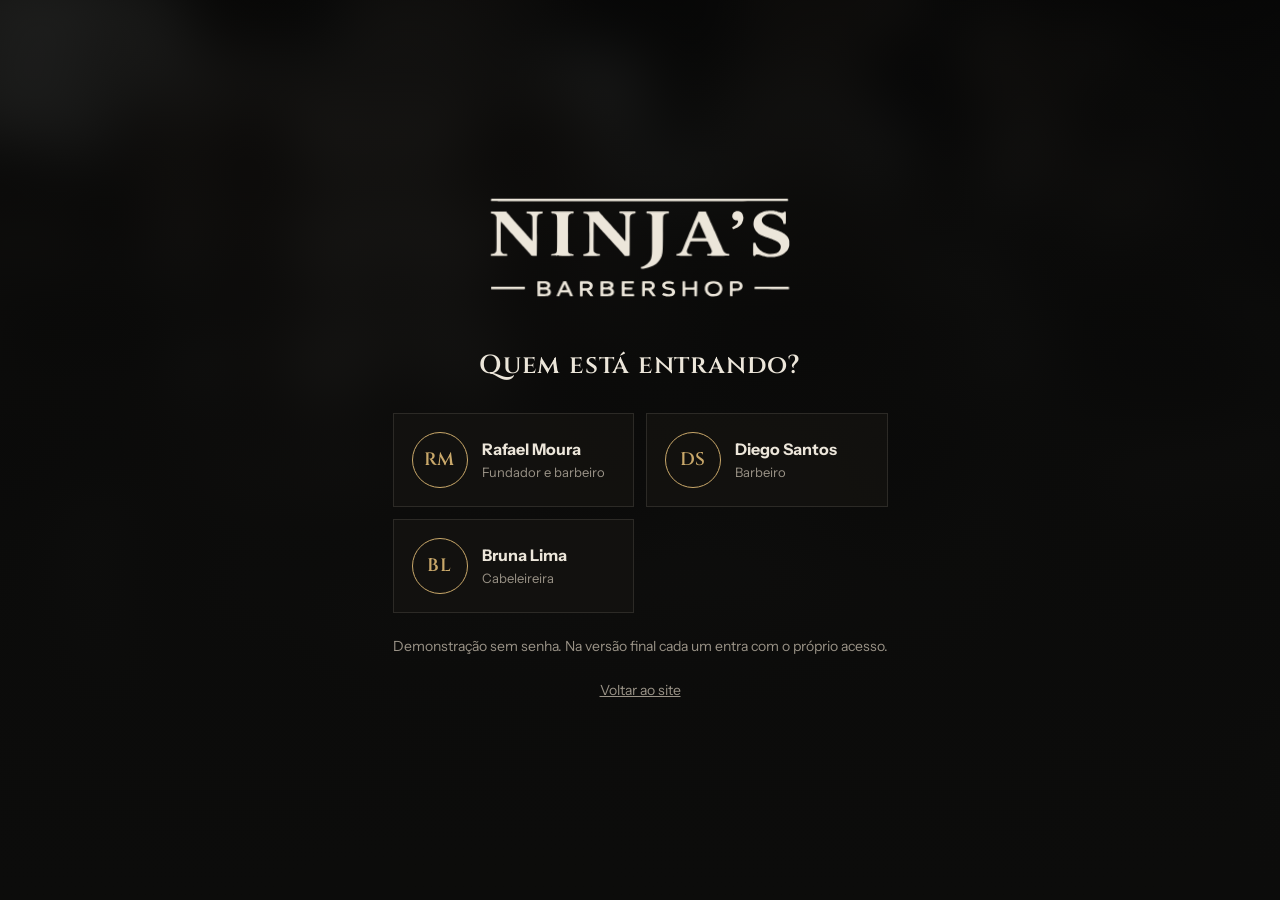
<file: painel.html>
<!doctype html>
<html lang="pt-BR">
<head>
<meta charset="utf-8">
<meta name="viewport" content="width=device-width, initial-scale=1">
<meta name="robots" content="noindex">
<title>Ninja's Barbershop · Painel</title>
<link rel="preconnect" href="https://fonts.googleapis.com">
<link rel="preconnect" href="https://fonts.gstatic.com" crossorigin>
<link href="https://fonts.googleapis.com/css2?family=Cinzel:wght@500;600;700&family=Instrument+Sans:wght@400;500;600&display=swap" rel="stylesheet">
<link rel="stylesheet" href="base.css">
<style>
  :root {
    --bg: #0c0c0b; --fg: #ece6da; --mudo: #9a9387; --linha: #2c2a26; --card: rgb(20 19 17 / .82); --sel: #2a2418;
    --acc: #c9a86a; --sobre-acc: #14110b; --barra: rgb(12 12 11 / .9);
    --f-titulo: 'Cinzel', serif; --f-corpo: 'Instrument Sans', system-ui, sans-serif;
    --raio: 4px; --raio-btn: 2px; --raio-foto: 2px;
  }
  body { min-height: 100vh; }
  /* fundo: a loja desfocada, como no painel da AP */
  .fundo { position: fixed; inset: 0; z-index: -1; }
  .fundo img { width: 100%; height: 100%; object-fit: cover; filter: blur(28px) grayscale(.6) brightness(.35); transform: scale(1.1); }
  .fundo::after { content: ''; position: absolute; inset: 0; background: linear-gradient(rgb(12 12 11 / .55), rgb(12 12 11 / .92) 60%, var(--bg)); }
  h1, h2, h3 { font-family: var(--f-titulo); font-weight: 600; letter-spacing: .03em; margin: 0; }
  button { cursor: pointer; }
  .caixa { background: var(--card); border: 1px solid var(--linha); padding: 22px; backdrop-filter: blur(10px); }
  .caixa > h2 { font-size: 18px; margin-bottom: 16px; }
  .caixa > h2 small { display: block; margin-top: 6px; font: 400 14px/1.4 var(--f-corpo); letter-spacing: 0; color: var(--mudo); }
  .pilulas { display: inline-flex; border: 1px solid var(--linha); padding: 3px; gap: 2px; background: rgb(0 0 0 / .3); }
  .pilulas button { background: none; border: 0; padding: 7px 14px; color: var(--mudo); font-size: 14px; }
  .pilulas button.on { background: var(--acc); color: var(--sobre-acc); font-weight: 600; }
  .bt { background: none; border: 1px solid var(--acc); color: var(--acc); padding: 7px 14px; font-size: 14px; font-weight: 600; }
  .bt:hover { background: var(--acc); color: var(--sobre-acc); }
  .bt-mudo { border-color: var(--linha); color: var(--mudo); font-weight: 400; }
  .bt-mudo:hover { background: none; color: var(--fg); border-color: var(--mudo); }
  .etq { display: inline-block; padding: 1px 7px; font-size: 11px; letter-spacing: .08em; border: 1px solid var(--acc); color: var(--acc); vertical-align: 2px; }
  .etq-cinza { border-color: var(--linha); color: var(--mudo); }
  .lista { list-style: none; margin: 0; padding: 0; }
  .lista li { display: flex; align-items: center; gap: 12px; padding: 12px 0; border-bottom: 1px solid var(--linha); }
  .lista li:last-child { border-bottom: 0; }
  .lista .dir { margin-left: auto; text-align: right; color: var(--mudo); font-size: 14px; }
  .lista b { font-weight: 600; }
  .lista small { display: block; color: var(--mudo); font-size: 13px; }
  .num { font: 600 30px/1 var(--f-titulo); }

  /* logo animado (mesmo do site) */
  .logo-anim { display: block; width: 100%; height: auto; overflow: visible; }
  .logo-anim path { transform-box: fill-box; animation: .9s cubic-bezier(.2, .7, .2, 1) both; }
  .la-linha { transform-origin: center; animation-name: la-abre !important; animation-delay: .2s !important; }
  .la-l1 { animation-name: la-desce !important; animation-delay: calc(.5s + var(--i) * .07s) !important; }
  .la-traco { transform-origin: calc(100% - var(--i) * 100%) 50%; animation-name: la-abre !important; animation-delay: 1s !important; }
  .la-l2 { animation-name: la-surge !important; animation-delay: calc(1.05s + var(--i) * .035s) !important; }
  @keyframes la-abre { from { transform: scaleX(0); } }
  @keyframes la-desce { from { opacity: 0; transform: translateY(-35%); } }
  @keyframes la-surge { from { opacity: 0; transform: translateY(14px); } }
  @media (prefers-reduced-motion: reduce) { .logo-anim path { animation: none !important; } }

  /* entrada */
  .entrada { min-height: 100vh; display: grid; place-content: center; padding: 40px 16px; width: min(720px, 100%); margin-inline: auto; }
  .entrada .marca { width: min(300px, 70vw); margin: 0 auto 48px; color: var(--fg); }
  .entrada h1 { font-size: 26px; text-align: center; margin-bottom: 26px; }
  .perfis { display: grid; gap: 12px; grid-template-columns: repeat(auto-fit, minmax(200px, 1fr)); }
  .perfil { display: flex; align-items: center; gap: 14px; padding: 18px; text-align: left; background: var(--card); border: 1px solid var(--linha); transition: border-color .2s; }
  .perfil:hover { border-color: var(--acc); }
  .perfil small { display: block; color: var(--mudo); font-size: 13px; }
  .entrada p { margin: 22px 0 0; text-align: center; color: var(--mudo); font-size: 14px; }

  /* casca */
  .casca { width: min(1240px, 100% - 32px); margin-inline: auto; padding: 24px 0 140px; }
  .cabeca { display: flex; flex-wrap: wrap; align-items: center; gap: 14px 18px; }
  .cabeca .eq-mono { width: 48px; height: 48px; font-size: 16px; }
  .cabeca h1 { font-size: clamp(20px, 3vw, 28px); }
  .cabeca p { margin: 2px 0 0; color: var(--mudo); font-size: 14px; }
  .cabeca .eu { margin-right: auto; }
  .cabeca .links { display: flex; gap: 16px; font-size: 14px; }
  .cabeca .links a, .cabeca .links button { color: var(--mudo); background: none; border: 0; padding: 0; text-decoration: none; }
  .cabeca .links a:hover, .cabeca .links button:hover { color: var(--fg); }
  .conteudo { margin-top: 26px; animation: entra .35s ease both; }
  @keyframes entra { from { opacity: 0; transform: translateY(8px); } }
  .abas { position: fixed; z-index: 30; left: 50%; bottom: max(12px, env(safe-area-inset-bottom)); translate: -50% 0; display: flex; gap: 2px; padding: 4px; background: rgb(14 13 12 / .92); border: 1px solid var(--linha); backdrop-filter: blur(16px); box-shadow: 0 20px 40px -10px #000; }
  .abas button { background: none; border: 0; padding: 11px 20px; color: var(--mudo); font-size: 14px; }
  .abas button.on { background: var(--acc); color: var(--sobre-acc); font-weight: 600; }
  .aviso-demo { margin-top: 36px; color: rgb(255 255 255 / .3); font-size: 12px; }
  .grade2 { display: grid; gap: 16px; grid-template-columns: 340px 1fr; align-items: start; }
  .col { display: grid; gap: 16px; }
  @media (max-width: 900px) { .grade2 { grid-template-columns: 1fr; } }

  /* calendário */
  .cal-topo { display: flex; align-items: center; margin-bottom: 12px; }
  .cal-topo h2 { font-size: 17px; margin-right: auto; }
  .cal-topo button { background: none; border: 0; color: var(--mudo); font-size: 20px; padding: 0 8px; }
  .cal { display: grid; grid-template-columns: repeat(7, 1fr); gap: 4px; text-align: center; }
  .cal span { font-size: 12px; color: var(--mudo); padding-bottom: 4px; }
  .cal button { background: none; border: 1px solid transparent; padding: 6px 0; color: var(--fg); line-height: 1.15; }
  .cal button small { display: block; font-size: 10px; color: var(--mudo); }
  .cal button:hover { border-color: var(--linha); }
  .cal button.hoje { border-color: var(--linha); }
  .cal button.sel { background: var(--acc); color: var(--sobre-acc); }
  .cal button.sel small { color: var(--sobre-acc); }
  .cal button:disabled { color: rgb(255 255 255 / .2); cursor: default; border-color: transparent; }
  .resumo-dia { display: grid; grid-template-columns: repeat(3, 1fr); gap: 8px; }
  .resumo-dia div { font-size: 13px; color: var(--mudo); }
  .resumo-dia b { display: block; margin-top: 4px; font: 600 26px/1 var(--f-titulo); color: var(--fg); }
  .resumo-dia .ouro b { color: var(--acc); }

  /* grade do dia */
  .dia { overflow-x: auto; padding: 0; }
  .dia-cab, .dia-corpo { display: grid; grid-template-columns: 56px repeat(var(--n), minmax(220px, 1fr)); min-width: min-content; }
  .dia-cab { position: sticky; top: 0; z-index: 2; border-bottom: 1px solid var(--linha); background: rgb(16 15 14 / .96); }
  .dia-cab div { display: flex; align-items: center; gap: 10px; padding: 12px; font-size: 14px; }
  .dia-cab .eq-mono { width: 30px; height: 30px; font-size: 11px; }
  .dia-corpo { position: relative; grid-template-rows: repeat(var(--linhas), 48px); }
  .hora { grid-column: 1; font-size: 12px; color: var(--mudo); padding: 0 0 0 12px; border-top: 1px solid var(--linha); }
  .hora.meia { border-top-color: rgb(255 255 255 / .03); }
  .linha-faixa { grid-column: 2 / -1; border-top: 1px solid var(--linha); }
  .linha-faixa.meia { border-top-color: rgb(255 255 255 / .03); }
  .bloco { position: relative; z-index: 1; margin: 2px 6px; padding: 7px 10px; border: 1px solid var(--linha); border-left: 2px solid var(--acc); background: rgb(30 27 22 / .95); text-align: left; color: var(--fg); overflow: hidden; display: flex; flex-direction: column; gap: 2px; font-size: 13px; transition: border-color .2s, transform .2s; }
  .bloco:hover { border-color: var(--acc); }
  .bloco b { font-size: 14px; font-weight: 600; display: flex; gap: 6px; align-items: center; }
  .bloco span { color: var(--mudo); }
  .bloco.curto { flex-direction: row; align-items: center; gap: 8px; white-space: nowrap; }
  .bloco.curto span { overflow: hidden; text-overflow: ellipsis; }
  .bloco.atendido { border-left-color: #6f8f62; background: rgb(22 22 19 / .9); }
  .bloco.faltou { border-left-color: #a2584a; opacity: .7; }
  .bloco.faltou b { text-decoration: line-through; }
  .agora { position: absolute; left: 56px; right: 0; height: 0; border-top: 1px solid #e06d4f; z-index: 3; pointer-events: none; }
  .agora::before { content: ''; position: absolute; left: -4px; top: -4px; width: 7px; height: 7px; border-radius: 50%; background: #e06d4f; }
  .fechado { padding: 40px; text-align: center; color: var(--mudo); }

  /* ficha */
  dialog { width: min(480px, calc(100% - 24px)); max-height: calc(100% - 24px); padding: 0; border: 1px solid var(--linha); background: #121110; color: var(--fg); }
  dialog::backdrop { background: rgb(0 0 0 / .7); backdrop-filter: blur(3px); }
  dialog[open] { animation: entra .25s ease both; }
  .ficha { padding: 24px; }
  .ficha header { display: flex; align-items: start; gap: 12px; margin-bottom: 16px; }
  .ficha header h2 { font-size: 22px; }
  .ficha header p { margin: 4px 0 0; color: var(--mudo); font-size: 14px; }
  .ficha .fechar { margin-left: auto; background: none; border: 0; color: var(--mudo); font-size: 24px; line-height: 1; }
  .ficha dl div { display: flex; justify-content: space-between; gap: 16px; padding: 9px 0; border-bottom: 1px solid var(--linha); font-size: 14px; }
  .ficha .acoes { display: flex; flex-wrap: wrap; gap: 8px; margin-top: 18px; }
  .ficha h3 { font: 600 13px/1 var(--f-corpo); letter-spacing: .12em; color: var(--mudo); margin: 22px 0 10px; text-transform: uppercase; }
  .ficha .ag-zap { margin-top: 12px; }

  /* clientes / lembretes */
  .grade3 { display: grid; gap: 16px; grid-template-columns: repeat(auto-fit, minmax(300px, 1fr)); align-items: start; }
  .busca { width: 100%; padding: 11px 14px; margin-bottom: 8px; background: rgb(0 0 0 / .3); border: 1px solid var(--linha); color: var(--fg); }
  .busca:focus { outline: none; border-color: var(--acc); }
  .tabela { width: 100%; border-collapse: collapse; font-size: 14px; }
  .tabela th { text-align: left; font-weight: 400; color: var(--mudo); padding: 10px 8px 10px 0; border-bottom: 1px solid var(--linha); }
  .tabela td { padding: 11px 8px 11px 0; border-bottom: 1px solid rgb(255 255 255 / .05); }
  .tabela tr[data-cli] { cursor: pointer; }
  .tabela tr[data-cli]:hover td { color: var(--acc); }
  .tabela .r { text-align: right; padding-right: 0; }
  .lem { display: grid; gap: 12px; grid-template-columns: repeat(auto-fill, minmax(260px, 1fr)); margin-top: 16px; }
  .lem article { padding: 18px; border: 1px solid var(--linha); background: var(--card); }
  .lem article.chamar { border-color: rgb(201 168 106 / .6); }
  .lem h3 { font: 600 16px/1.2 var(--f-corpo); letter-spacing: 0; display: flex; justify-content: space-between; gap: 8px; }
  .lem p { margin: 8px 0 14px; color: var(--mudo); font-size: 14px; }

  /* finanças / relatórios */
  .barra-topo { display: flex; flex-wrap: wrap; justify-content: space-between; gap: 12px; margin-bottom: 16px; }
  .destaques { display: grid; gap: 16px; grid-template-columns: 1.4fr 1fr 1fr; margin-bottom: 16px; }
  .destaques .principal { background: linear-gradient(135deg, rgb(201 168 106 / .16), rgb(20 19 17 / .85) 70%); border-color: rgb(201 168 106 / .45); }
  .destaques p { margin: 0 0 10px; color: var(--mudo); font-size: 14px; }
  .destaques .principal .num { font-size: 40px; color: var(--acc); }
  .destaques small { display: block; margin-top: 8px; color: var(--mudo); font-size: 13px; }
  @media (max-width: 760px) { .destaques { grid-template-columns: 1fr 1fr; } .destaques .principal { grid-column: 1 / -1; } }
  .colunas { display: flex; align-items: end; gap: 3px; height: 180px; padding-top: 10px; }
  .colunas div { flex: 1; min-width: 0; background: var(--acc); opacity: .85; transform-origin: bottom; animation: cresce .7s cubic-bezier(.2, .7, .2, 1) both; animation-delay: calc(var(--i) * 15ms); }
  .colunas div.zero { background: var(--linha); height: 2px !important; }
  .colunas div:hover { opacity: 1; }
  .eixo { display: flex; justify-content: space-between; margin-top: 8px; font-size: 12px; color: var(--mudo); }
  @keyframes cresce { from { transform: scaleY(0); } }
  .barras li { display: block; padding: 10px 0; border: 0; }
  .barras .t { display: flex; justify-content: space-between; font-size: 14px; margin-bottom: 7px; }
  .barras .t span { color: var(--mudo); }
  .barras .t b { color: var(--fg); font-weight: 600; }
  .trilho { height: 6px; background: rgb(255 255 255 / .06); }
  .trilho i { display: block; height: 100%; background: var(--acc); transform-origin: left; animation: abre .8s cubic-bezier(.2, .7, .2, 1) both; }
  @keyframes abre { from { transform: scaleX(0); } }
  .funil li .trilho { height: 26px; }
  .funil li .trilho i { display: flex; align-items: center; padding-left: 10px; font-style: normal; font-size: 13px; font-weight: 600; color: var(--sobre-acc); }

  /* gráficos (mesmos do painel da AP) */
  .g-21, .g-11 { display: grid; gap: 16px; align-items: start; margin-top: 16px; }
  .g-21 { grid-template-columns: 2fr 1fr; } .g-11 { grid-template-columns: 1fr 1fr; }
  .destaques { grid-template-columns: repeat(3, 1fr); margin-bottom: 0; }
  .sobe { color: #e2c58c; } .desce { color: var(--fg); }
  .graf { margin-top: 4px; }
  .graf-area { position: relative; height: 224px; padding-left: 64px; }
  .graf-linha { position: absolute; left: 64px; right: 0; border-top: 1px solid rgb(255 255 255 / .07); }
  .graf-linha span { position: absolute; left: -64px; width: 56px; translate: 0 -50%; text-align: right; font-size: 11px; color: var(--mudo); }
  .graf-barras { position: relative; display: flex; align-items: end; gap: 2px; height: 100%; }
  .graf-col { position: relative; flex: 1; min-width: 0; height: 100%; display: flex; align-items: end; }
  .graf-b { width: 100%; background: var(--acc); border-radius: 2px 2px 0 0; transform-origin: bottom; animation: cresce .7s cubic-bezier(.2, .7, .2, 1) both; animation-delay: calc(var(--i) * 18ms); transition: background .15s; }
  .graf-col:hover .graf-b { background: #e2c58c; }
  .graf-dica { display: none; position: absolute; left: 50%; translate: -50% 0; z-index: 5; padding: 6px 10px; white-space: nowrap; font-size: 12px; background: #1b1a17; border: 1px solid var(--linha); pointer-events: none; }
  .graf-col:hover .graf-dica { display: block; }
  .graf-col:first-child .graf-dica { left: 0; translate: 0 0; } .graf-col:last-child .graf-dica { left: auto; right: 0; translate: 0 0; }
  .graf-rot { display: flex; gap: 2px; padding-left: 64px; margin-top: 8px; font-size: 11px; color: var(--mudo); }
  .graf-rot span { flex: 1; min-width: 0; text-align: center; overflow: visible; white-space: nowrap; }
  .hbar { list-style: none; margin: 4px 0 0; padding: 0; display: grid; gap: 10px; font-size: 14px; }
  .hbar li { display: grid; grid-template-columns: 11rem 1fr 3rem; align-items: center; gap: 12px; }
  .hbar li > span:first-child { color: var(--mudo); overflow: hidden; text-overflow: ellipsis; white-space: nowrap; }
  .hbar .trilho { height: 8px; } .hbar b { text-align: right; font-weight: 500; }
  .medidor { position: relative; width: 96px; height: 96px; flex: none; margin-left: auto; }
  .medidor svg { width: 100%; height: 100%; display: block; }
  .medidor div { position: absolute; inset: 0; display: grid; place-content: center; text-align: center; }
  .medidor b { font: 600 24px/1 var(--f-titulo); } .medidor small { margin-top: 4px; font-size: 10px; letter-spacing: .1em; color: var(--mudo); }
  .med-on circle { animation: arco 1.1s cubic-bezier(.2, .7, .2, 1) both .15s; }
  @keyframes arco { from { stroke-dasharray: 0 252; } }
  .cartoes { display: grid; gap: 16px; grid-template-columns: repeat(auto-fit, minmax(320px, 1fr)); margin-top: 14px; }
  .cartao-pro { display: flex; align-items: center; gap: 14px; }
  .cartao-pro .eq-mono { width: 56px; height: 56px; }
  .cartao-pro h3 { font-size: 19px; } .cartao-pro p { margin: 4px 0 0; color: var(--mudo); font-size: 14px; }
  .dl { margin: 14px 0 0; font-size: 14px; }
  .dl div { display: flex; justify-content: space-between; gap: 12px; padding: 10px 0; border-bottom: 1px solid var(--linha); }
  .dl div:last-child { border-bottom: 0; } .dl dt { color: var(--mudo); } .dl dd { margin: 0; }
  .sub { font-size: 21px; margin-top: 32px; }
  .nota { max-width: 680px; margin: 14px 0 0; padding: 12px 16px; border: 1px solid rgb(201 168 106 / .3); background: rgb(201 168 106 / .07); color: var(--mudo); font-size: 14px; }
  .principal-rel { background: linear-gradient(135deg, rgb(201 168 106 / .16), rgb(20 19 17 / .85) 70%); border-color: rgb(201 168 106 / .45); }
  .filtros { display: grid; gap: 12px; grid-template-columns: repeat(auto-fit, minmax(180px, 1fr)); margin-top: 4px; }
  .filtros + .filtros { margin-top: 12px; }
  .filtros label { display: grid; gap: 6px; font-size: 14px; color: var(--mudo); }
  .filtros select, .filtros input { padding: 10px 12px; background: rgb(0 0 0 / .35); border: 1px solid var(--linha); color: var(--fg); font: inherit; color-scheme: dark; }
  .filtros select:focus, .filtros input:focus { outline: none; border-color: var(--acc); }
  @media (max-width: 900px) { .g-21, .g-11 { grid-template-columns: 1fr; } }
  @media (max-width: 640px) { .so-largo { display: none; } .hbar li { grid-template-columns: 7.5rem 1fr 2.5rem; } .destaques { grid-template-columns: 1fr 1fr; } .graf-area, .graf-rot { padding-left: 52px; } .graf-linha { left: 52px; } .graf-linha span { left: -52px; width: 46px; } }

  @media (max-width: 760px) {
    .casca { padding-top: 18px; }
    .abas { width: calc(100% - 20px); display: grid; grid-template-columns: repeat(5, 1fr); }
    .abas button { padding: 11px 2px; font-size: 12.5px; }
    .caixa { padding: 18px; }
    .dia-cab, .dia-corpo { grid-template-columns: 48px repeat(var(--n), minmax(200px, 1fr)); }
    .agora { left: 48px; }
  }
</style>
</head>
<body>
<div class="fundo" aria-hidden="true"><img src="fotos/hero-loja.jpg" alt=""></div>
<div id="app"></div>
<dialog id="ficha"></dialog>

<script src="dados.js"></script>
<script>
(function () {
  var D = window.NINJAS, app = document.getElementById('app'), ficha = document.getElementById('ficha');
  // cerca de 400 clientes fictícios, para cada um voltar a cada poucas semanas como na vida real
  var CLIS = [];
  ['Lucas', 'Gabriel', 'Mateus', 'Pedro', 'Caio', 'Felipe', 'João', 'Thiago', 'Enzo', 'Bruno', 'Vinícius', 'Gustavo', 'Henrique', 'Leonardo', 'Daniel', 'Murilo', 'Arthur', 'Camila', 'Larissa', 'Beatriz', 'Samuel', 'Otávio', 'Igor', 'Davi', 'Rafael', 'Diego', 'André', 'Marcos', 'Renan', 'Yuri', 'Júlia', 'Heitor', 'Bernardo', 'Lorenzo'].forEach(function (n, i) {
    'ABCDFGLMNOPRSTV'.split('').forEach(function (l, j) { if ((i + j) % 5) CLIS.push(n + ' ' + l + '.'); });
  });
  var MESES = ['janeiro', 'fevereiro', 'março', 'abril', 'maio', 'junho', 'julho', 'agosto', 'setembro', 'outubro', 'novembro', 'dezembro'];
  var SEM = ['domingo', 'segunda', 'terça', 'quarta', 'quinta', 'sexta', 'sábado'];
  var agora = new Date(), HOJE = iso(agora), MIN_AGORA = agora.getHours() * 60 + agora.getMinutes();
  var exHoje = window.NINJAS.expediente[agora.getDay()];
  if (!exHoje || MIN_AGORA < exHoje[0] * 60 || MIN_AGORA >= exHoje[1] * 60) MIN_AGORA = 15 * 60 + 20; // ponytail: fora do expediente a demo finge 15h20 para a agenda ter atendidos e pendentes
  var st = { perfil: null, aba: 'agenda', quem: 'eu', dia: HOJE, mes: new Date(agora.getFullYear(), agora.getMonth(), 1), periodo: 'mes', rel: { per: 'mes', pro: 'todos', tipo: 'todos', de: null, ate: null }, filtroLem: 'todos', busca: '' };
  var marcados = {}; // mudanças feitas na demo (atendido / faltou)

  function iso(d) { return d.getFullYear() + '-' + String(d.getMonth() + 1).padStart(2, '0') + '-' + String(d.getDate()).padStart(2, '0'); }
  function dt(s) { return new Date(s + 'T12:00'); }
  function addDias(s, n) { var d = dt(s); d.setDate(d.getDate() + n); return iso(d); }
  function rnd(s) { var h = 2166136261; for (var i = 0; i < s.length; i++) h = Math.imul(h ^ s.charCodeAt(i), 16777619); h ^= h >>> 13; h = Math.imul(h, 2246822507); h ^= h >>> 16; return (h >>> 0) / 4294967296; }
  function hh(m) { var h = Math.floor(m / 60), r = m % 60; return String(h).padStart(2, '0') + 'h' + (r ? String(r).padStart(2, '0') : ''); }
  function rs(v) { return 'R$ ' + v.toLocaleString('pt-BR'); }
  function esc(s) { return String(s).replace(/[&<>"]/g, function (c) { return { '&': '&amp;', '<': '&lt;', '>': '&gt;', '"': '&quot;' }[c]; }); }
  function pro(id) { return D.equipe.find(function (p) { return p.id === id; }); }
  function mono(p) { return '<span class="eq-mono">' + p.nome.split(' ').map(function (x) { return x[0]; }).join('').slice(0, 2) + '</span>'; }
  function dataCurta(s) { var d = dt(s); return String(d.getDate()).padStart(2, '0') + '/' + String(d.getMonth() + 1).padStart(2, '0'); }
  function zap(cli) { var n = 1000 + Math.floor(rnd('tel' + cli) * 8999); return '(15) 9 9' + String(Math.floor(rnd('t2' + cli) * 900) + 100) + '-' + n; }

  // agenda simulada e determinística: o mesmo dia sempre gera os mesmos horários
  var cache = {};
  function agendaDe(dia, p) {
    var k = dia + p; if (cache[k]) return cache[k];
    var ex = D.expediente[dt(dia).getDay()], out = [];
    if (ex && dia <= addDias(HOJE, 45)) {
      var svcs = D.servicos.filter(function (s) { return s.preco && s.pros.indexOf(p) >= 0; });
      var futuro = dia > HOJE, t = ex[0] * 60;
      while (t < ex[1] * 60) {
        var semente = dia + p + t;
        if (rnd(semente) < (futuro ? .58 - Math.min(.4, (dt(dia) - dt(HOJE)) / 864e5 * .02) : .6)) {
          var s = svcs[Math.floor(rnd('s' + semente) * svcs.length)], dur = Math.ceil(s.min / 30) * 30;
          if (t + dur > ex[1] * 60) break;
          var cli = CLIS[Math.floor(rnd('c' + semente) * CLIS.length)];
          out.push({ id: semente, dia: dia, pro: p, ini: t, fim: t + dur, svc: s, cli: cli, novo: rnd('n' + semente) < .2, rec: rnd('r' + semente) < .14, falta: rnd('f' + semente) < .07 });
          t += dur;
        } else t += 30;
      }
    }
    return (cache[k] = out);
  }
  function estado(h) {
    if (marcados[h.id]) return marcados[h.id];
    if (h.dia < HOJE || (h.dia === HOJE && h.fim <= MIN_AGORA)) return h.falta ? 'faltou' : 'atendido';
    return 'marcado';
  }
  function prosVis() { return st.quem === 'eu' ? [st.perfil] : D.equipe.map(function (p) { return p.id; }); }
  // histórico de cada cliente nos últimos 120 dias, para Clientes, Lembretes e ficha
  var hist = null;
  function historico() {
    if (hist) return hist;
    hist = {};
    for (var d = addDias(HOJE, -120); d <= HOJE; d = addDias(d, 1)) D.equipe.forEach(function (eq) { var p = eq.id;
      agendaDe(d, p).forEach(function (h) {
        if (estado(h) !== 'atendido') return;
        var c = hist[h.cli] || (hist[h.cli] = { nome: h.cli, visitas: 0, gasto: 0, ultima: d, pro: p });
        c.visitas++; c.gasto += h.svc.preco; c.ultima = d; c.pro = p;
      });
    });
    return hist;
  }

  /* ---------- telas ---------- */
  function entrada() {
    app.innerHTML = '<main class="entrada"><div class="marca" data-logo-anim></div><h1>Quem está entrando?</h1><div class="perfis">' +
      D.equipe.map(function (p) { return '<button class="perfil" data-entrar="' + p.id + '">' + mono(p) + '<span><b>' + esc(p.nome) + '</b><small>' + esc(p.papel) + '</small></span></button>'; }).join('') +
      '</div><p>Demonstração sem senha. Na versão final cada um entra com o próprio acesso.</p><p><a href="mockup-ninjas.html">Voltar ao site</a></p></main>';
    var s = document.createElement('script'); s.src = 'logo-anim.js'; document.body.appendChild(s);
  }

  var ABAS = [['agenda', 'Agenda', 'Sua agenda'], ['clientes', 'Clientes', 'Clientes da barbearia'], ['lembretes', 'Lembretes', 'Central de lembretes'], ['financas', 'Finanças', 'Finanças'], ['relatorios', 'Relatórios', 'Relatórios']];
  function casca() {
    var eu = pro(st.perfil), dono = st.perfil === D.equipe[0].id, d = agora;
    var sub = ABAS.find(function (a) { return a[0] === st.aba; })[2] + ' · hoje, ' + SEM[d.getDay()] + ', ' + d.getDate() + ' de ' + MESES[d.getMonth()];
    var tela = { agenda: telaAgenda, clientes: telaClientes, lembretes: telaLembretes, financas: telaFinancas, relatorios: telaRelatorios }[st.aba]();
    app.innerHTML = '<div class="casca"><header class="cabeca">' + mono(eu) + '<div class="eu"><h1>Bem-vindo, ' + esc(eu.nome.split(' ')[0]) + '</h1><p>' + sub + '</p></div>' +
      (dono ? '<div class="pilulas">' + [['eu', 'Só eu'], ['todos', 'Barbearia']].map(function (q) { return '<button data-quem="' + q[0] + '" class="' + (st.quem === q[0] ? 'on' : '') + '">' + q[1] + '</button>'; }).join('') + '</div>' : '') +
      '<div class="links"><button data-sair>Trocar perfil</button><a href="mockup-ninjas.html">Voltar ao site</a></div></header>' +
      '<main class="conteudo">' + tela + '</main><p class="aviso-demo">Demonstração: clientes, valores e horários fictícios. Horários marcados pelo site aparecem com a marca NOVO.</p></div>' +
      '<nav class="abas" aria-label="Abas do painel">' + ABAS.map(function (a) { return '<button data-aba="' + a[0] + '" class="' + (st.aba === a[0] ? 'on' : '') + '">' + a[1] + '</button>'; }).join('') + '</nav>';
    var g = app.querySelector('.dia'); if (g) { var l = g.querySelector('.agora'); if (l) g.scrollTop = 0; }
  }

  function telaAgenda() {
    var m = st.mes, ano = m.getFullYear(), mes = m.getMonth(), primeiro = new Date(ano, mes, 1).getDay(), ndias = new Date(ano, mes + 1, 0).getDate();
    var cal = ['D', 'S', 'T', 'Q', 'Q', 'S', 'S'].map(function (x) { return '<span>' + x + '</span>'; }).join('');
    for (var i = 0; i < primeiro; i++) cal += '<i></i>';
    for (var n = 1; n <= ndias; n++) {
      var s = iso(new Date(ano, mes, n)), aberto = D.expediente[dt(s).getDay()], qt = 0;
      prosVis().forEach(function (p) { qt += agendaDe(s, p).filter(function (h) { return estado(h) !== 'faltou'; }).length; });
      cal += '<button data-dia="' + s + '" class="' + (s === st.dia ? 'sel ' : '') + (s === HOJE ? 'hoje' : '') + '"' + (aberto ? '' : ' disabled') + '>' + n + (aberto && qt ? '<small>' + qt + '</small>' : '<small>&nbsp;</small>') + '</button>';
    }
    var ex = D.expediente[dt(st.dia).getDay()], pros = prosVis(), hs = [];
    pros.forEach(function (p) { hs = hs.concat(agendaDe(st.dia, p)); });
    var ocup = 0, fat = 0, totalSlots = ex ? (ex[1] - ex[0]) * 2 * pros.length : 0;
    hs.forEach(function (h) { if (estado(h) !== 'faltou') ocup += (h.fim - h.ini) / 30; if (estado(h) === 'atendido') fat += h.svc.preco; });
    var rot = st.dia === HOJE ? 'Hoje' : SEM[dt(st.dia).getDay()].replace(/^./, function (c) { return c.toUpperCase(); }) + ', ' + dataCurta(st.dia);
    var esq = '<div class="col"><section class="caixa"><div class="cal-topo"><h2>' + MESES[mes].replace(/^./, function (c) { return c.toUpperCase(); }) + ' de ' + ano + '</h2><button data-mes="-1" aria-label="Mês anterior">‹</button><button data-mes="1" aria-label="Próximo mês">›</button></div><div class="cal">' + cal + '</div></section>' +
      '<section class="caixa"><h2>' + rot + '</h2><div class="resumo-dia"><div>Marcados<b>' + hs.filter(function (h) { return estado(h) !== 'faltou'; }).length + '</b></div><div>Livres<b>' + Math.max(0, totalSlots - ocup) + '</b></div><div class="ouro">Faturado<b>' + rs(fat) + '</b></div></div></section></div>';
    if (!ex) return '<div class="grade2">' + esq + '<section class="caixa fechado">' + rot + ': fechado.</section></div>';
    var linhas = (ex[1] - ex[0]) * 2, corpo = '';
    for (var r = 0; r < linhas; r++) {
      var meia = r % 2 ? ' meia' : '';
      corpo += '<div class="hora' + meia + '" style="grid-row:' + (r + 1) + '">' + (r % 2 ? '' : hh(ex[0] * 60 + r * 30)) + '</div><div class="linha-faixa' + meia + '" style="grid-row:' + (r + 1) + '"></div>';
    }
    pros.forEach(function (p, c) {
      agendaDe(st.dia, p).forEach(function (h) {
        var e = estado(h), ini = (h.ini - ex[0] * 60) / 30 + 1;
        var curto = h.fim - h.ini <= 30 ? ' curto' : '';
        corpo += '<button class="bloco ' + e + curto + '" data-h="' + h.id + '" style="grid-column:' + (c + 2) + ';grid-row:' + ini + ' / span ' + (h.fim - h.ini) / 30 + '"><b>' + esc(h.cli) + (h.novo ? ' <span class="etq">NOVO</span>' : '') + (h.rec ? ' <span class="etq etq-cinza">RECORRENTE</span>' : '') + '</b><span>' + hh(h.ini) + ' · ' + esc(h.svc.nome) + ' · ' + rs(h.svc.preco) + (e === 'faltou' ? ' · não compareceu' : '') + '</span></button>';
      });
    });
    if (st.dia === HOJE && MIN_AGORA > ex[0] * 60 && MIN_AGORA < ex[1] * 60) corpo += '<div class="agora" style="top:' + ((MIN_AGORA - ex[0] * 60) / 30 * 48) + 'px"></div>';
    var cab = '<div></div>' + pros.map(function (p) { return '<div>' + mono(pro(p)) + esc(pro(p).nome.split(' ')[0]) + '</div>'; }).join('');
    return '<div class="grade2">' + esq + '<section class="caixa dia" style="--n:' + pros.length + ';--linhas:' + linhas + '"><div class="dia-cab">' + cab + '</div><div class="dia-corpo">' + corpo + '</div></section></div>';
  }

  function telaClientes() {
    var H = historico(), todos = Object.keys(H).map(function (k) { return H[k]; });
    var aniv = CLIS.filter(function (c) { return rnd('aniv' + c) < .14; }).slice(0, 3).map(function (c, i) { return { nome: c, dia: addDias(HOJE, [0, 2, 5][i]) }; });
    var sumidos = todos.filter(function (c) { return c.ultima < addDias(HOJE, -30); }).slice(0, 4);
    if (sumidos.length < 3) sumidos = todos.slice().sort(function (a, b) { return a.ultima < b.ultima ? -1 : 1; }).slice(0, 4);
    var q = st.busca.toLowerCase(), lista = todos.filter(function (c) { return c.nome.toLowerCase().indexOf(q) >= 0; }).sort(function (a, b) { return b.visitas - a.visitas; });
    return '<div class="grade3"><section class="caixa"><h2>Aniversariantes da semana<small>Fazem aniversário de hoje até daqui a 6 dias. Só aparece quem informou a data.</small></h2><ul class="lista">' +
      aniv.map(function (a) { return '<li><span><b>' + esc(a.nome) + '</b><small>' + (a.dia === HOJE ? 'Hoje' : SEM[dt(a.dia).getDay()] + ', ' + dataCurta(a.dia)) + '</small></span><button class="bt dir" data-msg="parabens" data-cli="' + esc(a.nome) + '">Parabéns</button></li>'; }).join('') + '</ul></section>' +
      '<section class="caixa"><h2>Sumidos há 30 dias<small>Vieram pelo menos uma vez, a última há mais de 30 dias, e não têm nada marcado.</small></h2><ul class="lista">' +
      sumidos.map(function (c) { return '<li><span><b>' + esc(c.nome) + '</b><small>Última vez em ' + dataCurta(c.ultima) + ' · ' + c.visitas + ' visitas</small></span><button class="bt dir" data-msg="volta" data-cli="' + esc(c.nome) + '">Chamar</button></li>'; }).join('') + '</ul></section></div>' +
      '<section class="caixa" style="margin-top:16px"><h2>Clientes</h2><input class="busca" type="search" placeholder="Buscar por nome" value="' + esc(st.busca) + '" data-busca><table class="tabela"><thead><tr><th>Nome</th><th>Visitas</th><th>Última vez</th><th class="r">Gasto</th></tr></thead><tbody>' +
      lista.slice(0, 30).map(function (c) { return '<tr data-cli="' + esc(c.nome) + '"><td>' + esc(c.nome) + '</td><td>' + c.visitas + '</td><td>' + dataCurta(c.ultima) + '</td><td class="r">' + rs(c.gasto) + '</td></tr>'; }).join('') +
      (lista.length ? '' : '<tr><td colspan="4" class="mudo">Nenhum cliente encontrado.</td></tr>') + '</tbody></table>' + (lista.length > 30 ? '<p class="mudo" style="font-size:13px">Mostrando 30 de ' + lista.length + '. Use a busca para achar os outros.</p>' : '') + '</section>';
  }

  function lembretes() {
    var H = historico();
    return Object.keys(H).slice(0, 12).map(function (k, i) {
      var c = H[k], freq = [15, 21, 30, 21, 45, 30][i % 6], prox = addDias(c.ultima, freq), falta = Math.round((dt(prox) - dt(HOJE)) / 864e5);
      return { nome: c.nome, freq: freq, ultima: c.ultima, prox: prox, st: falta <= 2 ? 'chamar' : falta <= 7 ? 'breve' : 'dia', falta: falta };
    }).sort(function (a, b) { return a.falta - b.falta; });
  }
  function telaLembretes() {
    var L = lembretes(), rot = { chamar: 'Para chamar', breve: 'Em breve', dia: 'Em dia' };
    var f = L.filter(function (l) { return st.filtroLem === 'todos' || l.st === st.filtroLem; });
    return '<section class="caixa"><h2>Central de lembretes<small>Clientes que costumam voltar de tempos em tempos. Chame antes de passar da data.</small></h2>' +
      '<div class="pilulas">' + [['todos', 'Todos'], ['chamar', 'Para chamar'], ['breve', 'Em breve'], ['dia', 'Em dia']].map(function (x) { var n = x[0] === 'todos' ? L.length : L.filter(function (l) { return l.st === x[0]; }).length; return '<button data-lem="' + x[0] + '" class="' + (st.filtroLem === x[0] ? 'on' : '') + '">' + x[1] + ' (' + n + ')</button>'; }).join('') + '</div>' +
      '<div class="lem">' + f.map(function (l) {
        return '<article class="' + (l.st === 'chamar' ? 'chamar' : '') + '"><h3>' + esc(l.nome) + '<span class="etq' + (l.st === 'chamar' ? '' : ' etq-cinza') + '">' + rot[l.st].toUpperCase() + '</span></h3><p>A cada ' + l.freq + ' dias · último em ' + dataCurta(l.ultima) + '<br>' + (l.falta < 0 ? 'Passou ' + -l.falta + ' dia(s) da data' : l.falta === 0 ? 'Volta prevista para hoje' : 'Volta prevista para ' + dataCurta(l.prox)) + '</p><button class="bt" data-msg="volta" data-cli="' + esc(l.nome) + '">Chamar no WhatsApp</button></article>';
      }).join('') + '</div></section>';
  }

  function dias(de, ate) { var out = []; for (var d = de; d <= ate; d = addDias(d, 1)) out.push(d); return out; }
  function itensDe(lista, pros) { var out = []; lista.forEach(function (d) { pros.forEach(function (p) { out = out.concat(agendaDe(d, p)); }); }); return out; }
  function feitos(l) { return l.filter(function (h) { return estado(h) === 'atendido'; }); }
  function soma(l) { return l.reduce(function (s, h) { return s + h.svc.preco; }, 0); }
  function contar(l, chave) { var m = {}; l.forEach(function (h) { var k = chave(h); m[k] = (m[k] || 0) + 1; }); return Object.keys(m).map(function (k) { return { rot: k, q: m[k] }; }).sort(function (a, b) { return b.q - a.q; }); }
  function agrupar(l, chave) { var m = {}; l.forEach(function (h) { var k = chave(h), x = m[k] || (m[k] = { nome: k, n: 0, v: 0 }); x.n++; x.v += h.svc.preco; }); return Object.keys(m).map(function (k) { return m[k]; }).sort(function (a, b) { return b.v - a.v; }); }
  function pct(n) { return String(n).replace('.', ',') + '%'; }
  function porServico(l) { return agrupar(l, function (h) { return h.svc.nome; }); }

  // barras horizontais com o nome em cima (Finanças: por serviço)
  function barras(itens, val, txt) {
    var max = Math.max.apply(null, itens.map(val).concat(1));
    return '<ul class="lista barras">' + itens.map(function (x) { return '<li><div class="t">' + txt(x) + '</div><div class="trilho"><i style="width:' + (val(x) / max * 100) + '%"></i></div></li>'; }).join('') + '</ul>';
  }
  // barras horizontais com o nome ao lado (Relatórios), igual ao painel da AP
  function lista(dados) {
    var max = Math.max.apply(null, dados.map(function (d) { return d.q; }).concat(1));
    return '<ul class="hbar">' + dados.map(function (d) { return '<li><span>' + esc(d.rot) + '</span><span class="trilho"><i style="width:' + (d.q / max * 100) + '%"></i></span><b>' + d.q + '</b></li>'; }).join('') + '</ul>';
  }
  // colunas com eixo em R$ e dica ao passar o mouse
  function grafico(dados) {
    var max = Math.max.apply(null, dados.map(function (d) { return d.v; }).concat(1)), passo = Math.pow(10, Math.floor(Math.log10(max))) / 2, topo = Math.ceil(max / passo) * passo;
    return '<div class="graf"><div class="graf-area">' + [0, .5, 1].map(function (f) { return '<div class="graf-linha" style="bottom:' + f * 100 + '%"><span>' + rs(Math.round(topo * f)) + '</span></div>'; }).join('') +
      '<div class="graf-barras">' + dados.map(function (d, i) { var h = d.v / topo * 100; return '<div class="graf-col"><div class="graf-b" style="--i:' + i + ';height:' + h + '%"></div><div class="graf-dica" style="bottom:calc(' + h + '% + 8px)">' + d.dica + '</div></div>'; }).join('') + '</div></div>' +
      '<div class="graf-rot">' + dados.map(function (d) { return '<span>' + (d.mostra ? d.rot : '') + '</span>'; }).join('') + '</div></div>';
  }
  // arco de 270 graus; o preenchido é a participação do profissional no total
  function medidor(valor, fr) {
    var C = 2 * Math.PI * 40, arco = C * .75;
    function t(len, cor) { return '<circle cx="50" cy="50" r="40" fill="none" stroke="' + cor + '" stroke-width="8" stroke-dasharray="' + len + ' ' + C + '" transform="rotate(135 50 50)"/>'; }
    return '<div class="medidor" role="img" aria-label="' + valor + ' atendimentos"><svg viewBox="0 0 100 100">' + t(arco, 'rgb(255 255 255 / .08)') + (fr > 0 ? '<g class="med-on">' + t(Math.max(arco * Math.min(fr, 1), 1), 'var(--acc)') + '</g>' : '') + '</svg><div><b>' + valor + '</b><small>ATEND.</small></div></div>';
  }
  function numero(titulo, valor, atual, antes, vs, destaque) {
    var dif = antes ? Math.round((atual - antes) / antes * 100) : null;
    return '<section class="caixa' + (destaque ? ' principal' : '') + '"><p>' + titulo + '</p><div class="num">' + valor + '</div><small>' + (dif === null ? 'Sem base de comparação' : '<span class="' + (dif >= 0 ? 'sobe' : 'desce') + '">' + (dif >= 0 ? '+' : '') + dif + '%</span> contra ' + vs) + '</small></section>';
  }

  // mesmos períodos e comparações do painel da AP
  function periodoFin(t) {
    if (t === 'hoje') return { de: HOJE, ate: HOJE, antDe: addDias(HOJE, -7), antAte: addDias(HOJE, -7), vs: 'mesmo dia da semana passada' };
    if (t === '7') return { de: addDias(HOJE, -6), ate: HOJE, antDe: addDias(HOJE, -13), antAte: addDias(HOJE, -7), vs: '7 dias anteriores' };
    var a = agora.getFullYear(), m = agora.getMonth(), ultAnt = new Date(a, m, 0).getDate();
    return { de: iso(new Date(a, m, 1)), ate: HOJE, antDe: iso(new Date(a, m - 1, 1)), antAte: iso(new Date(a, m - 1, Math.min(agora.getDate(), ultAnt))), vs: 'mesmo período do mês passado' };
  }
  function efetivadosFin() { var p = periodoFin(st.periodo); return feitos(itensDe(dias(p.de, p.ate), prosVis())); }

  function telaFinancas() {
    var p = periodoFin(st.periodo), pros = prosVis(), bruto = itensDe(dias(p.de, p.ate), pros), at = feitos(bruto), ant = feitos(itensDe(dias(p.antDe, p.antAte), pros));
    var faltas = bruto.filter(function (h) { return estado(h) === 'faltou'; }).length, fat = soma(at), fatAnt = soma(ant);
    var tk = at.length ? Math.round(fat / at.length) : 0, tkAnt = ant.length ? Math.round(fatAnt / ant.length) : 0, cols = [];
    if (st.periodo === 'hoje') {
      var ex = D.expediente[agora.getDay()] || [9, 20];
      for (var hr = ex[0]; hr < ex[1]; hr++) (function (hr) { var l = at.filter(function (h) { return Math.floor(h.ini / 60) === hr; }); cols.push({ v: soma(l), rot: hr + 'h', mostra: true, dica: hr + 'h: ' + rs(soma(l)) + ', ' + l.length + ' atend.' }); })(hr);
    } else {
      var n = st.periodo === '7' ? 7 : new Date(agora.getFullYear(), agora.getMonth() + 1, 0).getDate();
      for (var i = 0; i < n; i++) (function (i) {
        var d = addDias(p.de, i), l = at.filter(function (h) { return h.dia === d; }), sem = SEM[dt(d).getDay()].slice(0, 3);
        cols.push({ v: soma(l), rot: st.periodo === '7' ? sem : String(dt(d).getDate()), mostra: st.periodo === '7' || i % 5 === 0, dica: sem + ', ' + dataCurta(d) + ': ' + (D.expediente[dt(d).getDay()] ? rs(soma(l)) + ', ' + l.length + ' atend.' : 'fechado') });
      })(i);
    }
    var porPro = pros.length > 1 ? agrupar(at, function (h) { return pro(h.pro).nome; }) : [];
    var melhores = agrupar(at, function (h) { return h.cli; }).slice(0, 5);
    var recentes = at.slice().sort(function (a, b) { return a.dia + String(a.ini).padStart(4, '0') < b.dia + String(b.ini).padStart(4, '0') ? 1 : -1; });
    var linhaNome = function (x) { return '<li><span>' + esc(x.nome) + '</span><span class="dir">' + x.n + 'x · <b style="color:var(--fg)">' + rs(x.v) + '</b></span></li>'; };
    return '<div class="barra-topo"><div class="pilulas">' + [['hoje', 'Hoje'], ['7', '7 dias'], ['mes', 'Mês']].map(function (x) { return '<button data-periodo="' + x[0] + '" class="' + (st.periodo === x[0] ? 'on' : '') + '">' + x[1] + '</button>'; }).join('') + '</div><button class="bt bt-mudo" data-exportar>Exportar planilha</button></div>' +
      '<div class="destaques">' + numero('Faturamento', rs(fat), fat, fatAnt, p.vs, true) + numero('Atendimentos', at.length, at.length, ant.length, p.vs) + numero('Ticket médio', rs(tk), tk, tkAnt, p.vs) + '</div>' +
      '<div class="g-21"><section class="caixa"><h2>Receita ' + (st.periodo === 'hoje' ? 'por hora' : 'por dia') + '</h2>' + grafico(cols) + '</section>' +
      '<section class="caixa"><h2>Por serviço</h2>' + (at.length ? barras(porServico(at), function (x) { return x.v; }, function (x) { return '<span>' + esc(x.nome) + '</span><b>' + x.n + 'x · ' + rs(x.v) + '</b>'; }) : '<p class="mudo">Nenhum atendimento efetivado ainda.</p>') + '</section></div>' +
      '<div class="g-11">' + (porPro.length ? '<section class="caixa"><h2>Por profissional</h2><ul class="lista">' + porPro.map(linhaNome).join('') + '</ul></section>' : '') +
      '<section class="caixa"><h2>Quem mais gastou</h2><ul class="lista">' + melhores.map(linhaNome).join('') + '</ul>' + (faltas ? '<p class="mudo" style="font-size:13px;margin:12px 0 0">' + faltas + (faltas === 1 ? ' cliente não compareceu' : ' clientes não compareceram') + ' no período.</p>' : '') + '</section></div>' +
      '<section class="caixa" style="margin-top:16px"><h2>Atendimentos efetivados</h2><div style="overflow-x:auto"><table class="tabela"><thead><tr><th>Data</th><th>Cliente</th><th class="so-largo">Serviço</th>' + (pros.length > 1 ? '<th class="so-largo">Profissional</th>' : '') + '<th class="r">Valor</th></tr></thead><tbody>' +
      recentes.slice(0, 10).map(function (h) { return '<tr><td class="mudo">' + dataCurta(h.dia) + ' ' + hh(h.ini) + '</td><td>' + esc(h.cli) + '</td><td class="so-largo">' + esc(h.svc.nome) + '</td>' + (pros.length > 1 ? '<td class="so-largo">' + esc(pro(h.pro).nome.split(' ')[0]) + '</td>' : '') + '<td class="r">' + rs(h.svc.preco) + '</td></tr>'; }).join('') +
      '</tbody></table></div>' + (recentes.length > 10 ? '<p class="mudo" style="font-size:13px;margin:12px 0 0">Mostrando os 10 mais recentes de ' + recentes.length + '. A planilha traz todos.</p>' : '') + '</section>';
  }

  var PER_REL = [['mes', 'Este mês'], ['passado', 'Mês passado'], ['30', 'Últimos 30 dias'], ['prox', 'Próximos 30 dias'], ['custom', 'Personalizado']];
  function datasRel() {
    var t = st.rel.per, a = agora.getFullYear(), m = agora.getMonth();
    if (t === 'mes') return [iso(new Date(a, m, 1)), iso(new Date(a, m + 1, 0))];
    if (t === 'passado') return [iso(new Date(a, m - 1, 1)), iso(new Date(a, m, 0))];
    if (t === '30') return [addDias(HOJE, -29), HOJE];
    if (t === 'prox') return [HOJE, addDias(HOJE, 29)];
    return [st.rel.de, st.rel.ate];
  }
  function relatorio(de, ate) {
    var ids = st.rel.pro === 'todos' ? D.equipe.map(function (p) { return p.id; }) : [st.rel.pro];
    var l = itensDe(dias(de, ate), ids).filter(function (h) { return st.rel.tipo === 'todos' || (st.rel.tipo === 'recorrente') === h.rec; });
    var por = function (lst, e) { return lst.filter(function (h) { return estado(h) === e; }); };
    // ponytail: cancelamento não existe na agenda simulada; a demo estima 5% sobre os ativos de cada profissional
    var porPro = ids.map(function (id) {
      var lp = l.filter(function (h) { return h.pro === id; }), canc = Math.round(lp.length * .05 + rnd(de + ate + id) * 2);
      return { pro: id, ativos: lp.length, avulsos: lp.filter(function (h) { return !h.rec; }).length, recorrentes: lp.filter(function (h) { return h.rec; }).length, atendimentos: por(lp, 'atendido').length, faltas: por(lp, 'faltou').length, cancelados: canc, previsaoAvulsa: soma(por(lp, 'marcado').filter(function (h) { return !h.rec; })) };
    });
    var ativos = l.length, canc = porPro.reduce(function (s, p) { return s + p.cancelados; }, 0), total = ativos + canc;
    porPro.forEach(function (p) { p.participacao = ativos ? Math.round(p.ativos / ativos * 1000) / 10 : 0; });
    var fin = l.filter(function (h) { return h.novo; }).length;
    return {
      total: total, atendimentos: por(l, 'atendido').length, faltas: por(l, 'faltou').length, cancelados: canc, taxa: total ? Math.round(canc / total * 1000) / 10 : 0,
      avulsos: l.filter(function (h) { return !h.rec; }).length, recorrentes: l.filter(function (h) { return h.rec; }).length, agendados: por(l, 'marcado').length,
      faturamento: soma(por(l, 'atendido')), previsao: soma(por(l, 'marcado')), porPro: porPro,
      funil: { acesso: Math.round(fin / .49), servico: Math.round(fin / .63), profissional: Math.round(fin / .71), horario: Math.round(fin / .85), finalizou: fin },
      horarios: contar(l, function (h) { return hh(Math.floor(h.ini / 60) * 60); }).slice(0, 6),
      servicos: contar(l, function (h) { return h.svc.nome; }).slice(0, 6),
      dias: contar(l, function (h) { return h.dia; }).slice(0, 5).map(function (d) { return { rot: SEM[dt(d.rot).getDay()].slice(0, 3) + ', ' + dataCurta(d.rot), q: d.q }; }),
      clientes: agrupar(por(l, 'atendido'), function (h) { return h.cli; }).sort(function (a, b) { return b.n - a.n; }).slice(0, 5),
    };
  }
  function opcoes(lst, atual) { return lst.map(function (o) { return '<option value="' + o[0] + '"' + (o[0] === atual ? ' selected' : '') + '>' + o[1] + '</option>'; }).join(''); }
  function telaRelatorios() {
    var dono = st.perfil === D.equipe[0].id; if (!dono) st.rel.pro = st.perfil;
    var dd = datasRel(), de = dd[0], ate = dd[1], ano = function (s) { return dataCurta(s) + '/' + s.slice(2, 4); };
    var topo = '<section class="caixa"><h2>Relatórios</h2><div class="filtros"><label>Período<select data-rel="per">' + opcoes(PER_REL, st.rel.per) + '</select></label>' +
      (dono ? '<label>Profissional<select data-rel="pro">' + opcoes([['todos', 'Todos']].concat(D.equipe.map(function (p) { return [p.id, p.nome]; })), st.rel.pro) + '</select></label>' : '') +
      '<label>Tipo<select data-rel="tipo">' + opcoes([['todos', 'Avulsos e recorrentes'], ['avulso', 'Só avulsos'], ['recorrente', 'Só recorrentes']], st.rel.tipo) + '</select></label></div>' +
      (st.rel.per === 'custom' ? '<div class="filtros"><label>Início<input type="date" data-rel="de" value="' + st.rel.de + '"></label><label>Fim<input type="date" data-rel="ate" value="' + st.rel.ate + '"></label></div>' : '') +
      (de > ate ? '<p class="sobe" style="margin:12px 0 0;font-size:14px">A data final vem antes da inicial.</p>' : '<p class="mudo" style="margin:12px 0 0;font-size:12px">' + ano(de) + ' a ' + ano(ate) + '</p>') + '</section>';
    if (de > ate) return topo;
    var r = relatorio(de, ate);
    if (!r.total) return topo + '<p class="mudo">Nenhum agendamento nesse período.</p>';
    var dl = function (linhas) { return '<dl class="dl">' + linhas.map(function (x) { return '<div><dt>' + x[0] + '</dt><dd>' + x[1] + '</dd></div>'; }).join('') + '</dl>'; };
    var cartoes = r.porPro.map(function (p) {
      var e = pro(p.pro);
      return '<section class="caixa"><div class="cartao-pro">' + mono(e) + '<div><h3>' + esc(e.nome) + '</h3><p>' + p.ativos + (p.ativos === 1 ? ' atendimento' : ' atendimentos') + ' no período filtrado</p></div>' + medidor(p.ativos, p.participacao / 100) + '</div>' +
        dl([['Participação no período', pct(p.participacao)], ['Avulsos', p.avulsos], ['Recorrentes / pacotes', p.recorrentes], ['Concluídos', p.atendimentos], ['Não compareceram', p.faltas], ['Cancelados', p.cancelados], ['Previsão avulsa', rs(p.previsaoAvulsa)]]) + '</section>';
    }).join('');
    var f = r.funil, etapas = [['Abriram o agendamento', f.acesso], ['Escolheram o serviço', f.servico], ['Escolheram o profissional', f.profissional], ['Escolheram o horário', f.horario], ['Finalizaram', f.finalizou]];
    return topo +
      '<h2 class="sub">Por profissional</h2><div class="cartoes">' + cartoes + '</div><p class="nota">A previsão avulsa considera apenas atendimentos não recorrentes e não cancelados. Pacotes mensais ficam separados.</p>' +
      '<h2 class="sub">Leituras estratégicas</h2><p class="mudo" style="margin:4px 0 0;font-size:14px">Serviços, horários, clientes e cancelamentos do período.</p>' +
      '<div class="g-21" style="margin-top:14px"><div class="col">' +
        '<section class="caixa"><h2>Funil de agendamento</h2>' + (f.acesso ? lista(etapas.map(function (x) { return { rot: x[0], q: x[1] }; })) + '<p class="mudo" style="margin:12px 0 0;font-size:14px">De cada 100 que abrem, <b style="color:var(--fg)">' + Math.round(100 * f.finalizou / f.acesso) + '</b> finalizam.</p>' : '<p class="mudo">Sem acessos registrados no período.</p>') + '</section>' +
        '<section class="caixa"><h2>Horários mais usados</h2>' + lista(r.horarios) + '</section>' +
        '<section class="caixa"><h2>Serviços mais pedidos</h2>' + lista(r.servicos) + '</section>' +
        '<section class="caixa"><h2>Dias com mais volume</h2>' + lista(r.dias) + '</section></div>' +
      '<div class="col"><section class="caixa principal-rel"><p class="mudo" style="margin:0;font-size:14px">Faturamento dos atendimentos</p><div class="num" style="font-size:40px;margin-top:10px">' + rs(r.faturamento) + '</div><p class="mudo" style="margin:12px 0 0;font-size:14px">Ainda por vir: <b style="color:var(--fg)">' + rs(r.previsao) + '</b> em ' + r.agendados + (r.agendados === 1 ? ' horário' : ' horários') + '</p></section>' +
        '<section class="caixa">' + dl([['Total de agendamentos', r.total], ['Atendimentos feitos', r.atendimentos], ['Não compareceram', r.faltas], ['Cancelados', r.cancelados + ' (' + pct(r.taxa) + ')'], ['Avulsos', r.avulsos], ['Recorrentes', r.recorrentes], ['Ainda por vir', r.agendados]]) + '</section>' +
        '<section class="caixa"><h2>Clientes que mais voltam</h2>' + (r.clientes.length ? '<ul class="lista">' + r.clientes.map(function (c) { return '<li><span>' + esc(c.nome) + '</span><span class="dir">' + c.n + 'x</span></li>'; }).join('') + '</ul>' : '<p class="mudo">Sem visitas no período.</p>') + '</section></div></div>';
  }

  /* ---------- ficha e mensagens ---------- */
  var MSG = {
    confirmar: function (h) { return 'Olá, ' + h.cli.split(' ')[0] + '! Seu horário na Ninja\'s está confirmado: ' + SEM[dt(h.dia).getDay()] + ', ' + dataCurta(h.dia) + ' às ' + hh(h.ini) + ', ' + h.svc.nome + ' com ' + pro(h.pro).nome.split(' ')[0] + '.'; },
    lembrar: function (h) { return 'Oi, ' + h.cli.split(' ')[0] + '! Passando para lembrar do seu horário ' + (h.dia === HOJE ? 'hoje' : 'em ' + dataCurta(h.dia)) + ' às ' + hh(h.ini) + '. Rua Lara Campos, 740, Loja 4. Até lá!'; },
    agradecer: function (h) { return 'Valeu pela visita, ' + h.cli.split(' ')[0] + '! Quando quiser marcar o próximo, é só tocar no link da agenda.'; },
    parabens: function (c) { return 'Parabéns, ' + c.split(' ')[0] + '! A equipe da Ninja\'s deseja um ótimo aniversário. Seu próximo corte tem um mimo esperando por aqui.'; },
    volta: function (c) { return 'Oi, ' + c.split(' ')[0] + '! Já faz um tempo desde o último corte. Quer que eu reserve um horário essa semana?'; },
  };
  function bolha(txt) { return '<div class="ag-zap"><p class="ag-zap-topo">Ninja\'s Barbershop<small>mensagem pronta, abre no WhatsApp</small></p><p class="ag-msg">' + esc(txt) + '</p></div>'; }
  function abrirHorario(id) {
    var h = null; prosVis().forEach(function (p) { agendaDe(st.dia, p).forEach(function (x) { if (x.id === id) h = x; }); });
    if (!h) return;
    var e = estado(h), c = historico()[h.cli];
    ficha.innerHTML = '<div class="ficha"><header><div><h2>' + esc(h.cli) + '</h2><p>' + zap(h.cli) + (h.novo ? ' · <span class="etq">NOVO</span> marcou pelo site' : '') + '</p></div><button class="fechar" data-fechar aria-label="Fechar">×</button></header>' +
      '<dl><div><dt>Horário</dt><dd>' + dataCurta(h.dia) + ', ' + hh(h.ini) + ' às ' + hh(h.fim) + '</dd></div><div><dt>Serviço</dt><dd>' + esc(h.svc.nome) + ' · ' + rs(h.svc.preco) + '</dd></div><div><dt>Profissional</dt><dd>' + esc(pro(h.pro).nome) + '</dd></div><div><dt>Histórico</dt><dd>' + (c ? c.visitas + ' visitas · ' + rs(c.gasto) : 'Primeira vez') + '</dd></div></dl>' +
      '<div class="acoes">' + (e === 'marcado' || h.dia <= HOJE ? '<button class="bt" data-marcar="atendido" data-id="' + h.id + '">Atendido</button><button class="bt bt-mudo" data-marcar="faltou" data-id="' + h.id + '">Não compareceu</button>' : '') + '</div>' +
      '<h3>Mensagens prontas</h3><div class="acoes">' + [['confirmar', 'Confirmar horário'], ['lembrar', 'Lembrar do horário'], ['agradecer', 'Agradecer']].map(function (m) { return '<button class="bt bt-mudo" data-previa="' + m[0] + '">' + m[1] + '</button>'; }).join('') + '</div><div data-previa-aqui>' + bolha(MSG[e === 'atendido' ? 'agradecer' : 'lembrar'](h)) + '</div></div>';
    ficha._h = h; ficha.showModal();
  }
  function abrirMensagem(tipo, cli) {
    var c = historico()[cli];
    ficha.innerHTML = '<div class="ficha"><header><div><h2>' + esc(cli) + '</h2><p>' + zap(cli) + (c ? ' · ' + c.visitas + ' visitas, última em ' + dataCurta(c.ultima) : '') + '</p></div><button class="fechar" data-fechar aria-label="Fechar">×</button></header>' + bolha(MSG[tipo](cli)) + '<div class="acoes"><button class="bt" data-fechar>Abrir no WhatsApp</button></div></div>';
    ficha.showModal();
  }

  /* ---------- eventos ---------- */
  function render() { st.perfil ? casca() : entrada(); }
  document.addEventListener('click', function (ev) {
    var b = ev.target.closest('button, tr[data-cli]'); if (!b) { if (ev.target === ficha) ficha.close(); return; }
    var d = b.dataset;
    if (d.entrar) { st.perfil = d.entrar; st.quem = 'eu'; render(); }
    else if ('sair' in d) { st.perfil = null; render(); }
    else if (d.aba) { st.aba = d.aba; render(); scrollTo(0, 0); }
    else if (d.quem) { st.quem = d.quem; render(); }
    else if (d.dia) { st.dia = d.dia; render(); }
    else if (d.mes) { st.mes = new Date(st.mes.getFullYear(), st.mes.getMonth() + +d.mes, 1); render(); }
    else if (d.periodo) { st.periodo = d.periodo; render(); }
    else if (d.lem) { st.filtroLem = d.lem; render(); }
    else if (d.h) abrirHorario(d.h);
    else if (d.msg) abrirMensagem(d.msg, d.cli);
    else if (d.cli && b.tagName === 'TR') abrirMensagem('volta', d.cli);
    else if (d.previa) ficha.querySelector('[data-previa-aqui]').innerHTML = bolha(MSG[d.previa](ficha._h));
    else if (d.marcar) { marcados[d.id] = d.marcar; hist = null; ficha.close(); render(); }
    else if ('fechar' in d) ficha.close();
    else if ('exportar' in d) {
      var linhas = [['Data', 'Hora', 'Cliente', 'Serviço', 'Profissional', 'Valor']].concat(efetivadosFin().map(function (h) { return [dataCurta(h.dia), hh(h.ini), h.cli, h.svc.nome, pro(h.pro).nome, h.svc.preco]; }));
      var a = document.createElement('a'); a.href = URL.createObjectURL(new Blob(['﻿' + linhas.map(function (l) { return l.join(';'); }).join('\n')], { type: 'text/csv' })); a.download = 'ninjas-financas.csv'; a.click();
    }
  });
  document.addEventListener('input', function (ev) {
    if (!ev.target.matches('[data-busca]')) return;
    st.busca = ev.target.value; render();
    var i = app.querySelector('[data-busca]'); i.focus(); i.setSelectionRange(i.value.length, i.value.length);
  });
  document.addEventListener('change', function (ev) { var k = ev.target.dataset.rel; if (k) { st.rel[k] = ev.target.value; render(); } });
  st.rel.de = addDias(HOJE, -29); st.rel.ate = HOJE;
  render();
})();
</script>
</body>
</html>
</file>
<file: base.css>
/* Componentes comuns. Cada direção define os tokens em :root e desenha o resto. */
*, *::before, *::after { box-sizing: border-box; }
html { scroll-behavior: smooth; -webkit-text-size-adjust: 100%; }
body { margin: 0; background: var(--bg); color: var(--fg); font: 400 16px/1.6 var(--f-corpo); }
img { display: block; max-width: 100%; }
a { color: inherit; }
button, input { font: inherit; color: inherit; }
:focus-visible { outline: 2px solid var(--acc); outline-offset: 3px; }
.wrap { width: min(1180px, 100% - 32px); margin-inline: auto; }
.mudo { color: var(--mudo); }

/* serviços */
.svc { list-style: none; margin: 0; padding: 0; }
.svc li { display: grid; grid-template-columns: 1fr auto auto; align-items: baseline; gap: 4px 20px; padding: 18px 0; border-bottom: 1px solid var(--linha); }
.svc-nome { font-weight: 600; }
.svc-nome small { display: block; font-weight: 400; color: var(--mudo); font-size: 14px; }
.svc-min { color: var(--mudo); font-size: 14px; }
.svc-preco { font-variant-numeric: tabular-nums; min-width: 6.5em; text-align: right; }
.svc-agendar { grid-column: 1 / -1; justify-self: start; background: none; border: 0; padding: 0; color: var(--acc); font-size: 14px; cursor: pointer; text-decoration: underline; text-underline-offset: 4px; }
@media (min-width: 720px) {
  .svc li { grid-template-columns: 1fr auto auto auto; }
  .svc-agendar { grid-column: auto; opacity: 0; transition: opacity .2s; }
  .svc li:hover .svc-agendar, .svc-agendar:focus-visible { opacity: 1; }
}

/* equipe */
.eq-mono { display: inline-grid; place-items: center; width: 56px; height: 56px; border-radius: 50%; border: 1px solid var(--acc); color: var(--acc); font: 600 18px/1 var(--f-titulo); letter-spacing: .04em; flex: none; }
.eq-card h3 { margin: 16px 0 2px; font: 600 22px/1.2 var(--f-titulo); }
.eq-papel { margin: 0 0 8px; color: var(--acc); font-size: 14px; }
.eq-card p:last-child { margin: 0; color: var(--mudo); }

/* galeria */
.gal-item { margin: 0; position: relative; overflow: hidden; border-radius: var(--raio-foto); }
.gal-item img { width: 100%; height: 100%; object-fit: cover; transition: transform .6s ease; }
.gal-item:hover img { transform: scale(1.04); }
.gal-item figcaption { position: absolute; inset: auto 0 0; padding: 32px 14px 12px; font-size: 14px; color: #fff; background: linear-gradient(transparent, rgb(0 0 0 / .7)); }

/* antes e depois */
.ad-item { margin: 0; }
.ad { position: relative; aspect-ratio: 4 / 5; overflow: hidden; border-radius: var(--raio-foto); user-select: none; touch-action: pan-y; cursor: ew-resize; }
.ad img { position: absolute; inset: 0; width: 100%; height: 100%; object-fit: cover; }
.ad-depois { clip-path: inset(0 0 0 var(--x)); }
.ad-linha { position: absolute; top: 0; bottom: 0; left: var(--x); width: 2px; margin-left: -1px; background: var(--acc); pointer-events: none; }
.ad-linha::after { content: '‹ ›'; position: absolute; top: 50%; left: 50%; translate: -50% -50%; width: 40px; height: 40px; display: grid; place-items: center; border-radius: 50%; background: var(--acc); color: var(--sobre-acc); font-size: 18px; letter-spacing: 2px; }
.ad input { position: absolute; inset: 0; width: 100%; height: 100%; margin: 0; opacity: 0; pointer-events: none; }
.ad-tag { position: absolute; top: 12px; padding: 3px 10px; border-radius: 99px; font-size: 12px; background: rgb(0 0 0 / .55); color: #fff; pointer-events: none; }
.ad-tag-a { left: 12px; } .ad-tag-d { right: 12px; }
.ad-item figcaption { margin-top: 12px; color: var(--mudo); font-size: 15px; }

/* horário */
dl { margin: 0; }
[data-horario] div, .ag-resumo div { display: flex; justify-content: space-between; gap: 16px; padding: 10px 0; border-bottom: 1px solid var(--linha); }
dt { color: var(--mudo); } dd { margin: 0; text-align: right; }

/* agenda */
#agenda-app { scroll-margin-top: 90px; }
.ag-passos { list-style: none; display: flex; gap: 6px; margin: 0 0 24px; padding: 0; counter-reset: p; }
.ag-passos li { flex: 1; display: flex; flex-direction: column; gap: 8px; font-size: 13px; color: var(--mudo); }
.ag-passos li::before { content: ''; height: 3px; border-radius: 3px; background: var(--linha); }
.ag-passos li.on, .ag-passos li.ok { color: var(--fg); }
.ag-passos li.on::before, .ag-passos li.ok::before { background: var(--acc); }
.ag-passos span { display: none; }
@media (max-width: 520px) { .ag-passos li:not(.on) { font-size: 0; } }
.ag-voltar { background: none; border: 0; padding: 0; margin-bottom: 16px; color: var(--mudo); cursor: pointer; font-size: 14px; }
.ag-voltar::before { content: '← '; }
.ag-lista { display: grid; gap: 10px; grid-template-columns: repeat(auto-fill, minmax(230px, 1fr)); }
.ag-opt { display: flex; flex-direction: column; align-items: flex-start; gap: 2px; text-align: left; padding: 16px 18px; background: var(--card); border: 1px solid var(--linha); border-radius: var(--raio); cursor: pointer; transition: border-color .2s, background .2s; }
.ag-opt:has(.eq-mono) { display: grid; grid-template-columns: auto 1fr; column-gap: 14px; align-items: center; }
.ag-opt:has(.eq-mono) .eq-mono { grid-row: span 2; width: 44px; height: 44px; font-size: 15px; }
.ag-opt b { font-weight: 600; }
.ag-opt span:not(.eq-mono) { color: var(--mudo); font-size: 14px; }
.ag-opt:hover, .ag-dia:hover, .ag-hora:hover { border-color: var(--acc); }
.ag-opt.sel, .ag-dia.sel, .ag-hora.sel { border-color: var(--acc); background: var(--sel); }
.ag-dias { display: flex; gap: 8px; overflow-x: auto; padding-bottom: 8px; margin-bottom: 18px; scrollbar-width: thin; }
.ag-dia { flex: none; display: flex; flex-direction: column; align-items: center; width: 64px; padding: 10px 0; background: var(--card); border: 1px solid var(--linha); border-radius: var(--raio); cursor: pointer; }
.ag-dia b { font: 600 22px/1.2 var(--f-titulo); }
.ag-dia small { font-size: 12px; color: var(--mudo); }
.ag-horas { display: grid; gap: 8px; grid-template-columns: repeat(auto-fill, minmax(78px, 1fr)); }
.ag-hora { padding: 10px 0; background: var(--card); border: 1px solid var(--linha); border-radius: var(--raio); cursor: pointer; font-variant-numeric: tabular-nums; }
.ag-vazio, .ag-aviso p { color: var(--mudo); }
.ag-form { display: grid; gap: 16px; max-width: 460px; margin-top: 20px; }
.ag-form label { display: grid; gap: 6px; font-size: 14px; color: var(--mudo); }
.ag-form input:not([type=checkbox]) { padding: 13px 14px; background: var(--card); border: 1px solid var(--linha); border-radius: var(--raio); color: var(--fg); font-size: 16px; }
.ag-form input:focus { outline: none; border-color: var(--acc); }
.ag-check { display: flex !important; gap: 10px; align-items: flex-start; }
.ag-check input { accent-color: var(--acc); margin-top: 4px; }
.ag-resumo { max-width: 460px; }
.ag-btn { display: inline-block; justify-self: start; padding: 14px 26px; border: 1px solid var(--acc); border-radius: var(--raio-btn); background: var(--acc); color: var(--sobre-acc); font-weight: 600; text-decoration: none; cursor: pointer; }
.ag-btn-sec { background: transparent; color: var(--fg); margin-top: 24px; }
.ag-ok h3 { margin: 0 0 12px; font: 600 28px/1.2 var(--f-titulo); }
.ag-zap { max-width: 460px; margin-top: 28px; padding: 16px; border-radius: 18px; background: #0b141a; color: #e9edef; }
.ag-zap-topo { margin: 0 0 12px; font-weight: 600; font-size: 15px; }
.ag-zap-topo small { display: block; font-weight: 400; color: #8696a0; font-size: 12px; }
.ag-msg { margin: 0 0 8px; padding: 8px 12px; max-width: 92%; border-radius: 0 10px 10px 10px; background: #202c33; font-size: 14px; line-height: 1.45; }
.ag-quando { display: block; font-size: 11px; color: #53bdeb; margin-bottom: 2px; }

/* barra fixa no celular */
.barra-cel { position: fixed; inset: auto 0 0; z-index: 50; display: none; gap: 8px; padding: 10px 16px calc(10px + env(safe-area-inset-bottom)); background: var(--barra); border-top: 1px solid var(--linha); backdrop-filter: blur(12px); }
.barra-cel a { flex: 1; text-align: center; padding: 13px 0; border-radius: var(--raio-btn); font-weight: 600; text-decoration: none; }
.barra-cel a:first-child { background: var(--acc); color: var(--sobre-acc); }
.barra-cel a:last-child { border: 1px solid var(--linha); }
@media (max-width: 760px) { .barra-cel { display: flex; } body { padding-bottom: 76px; } }
@media (prefers-reduced-motion: reduce) { html { scroll-behavior: auto; } * { transition: none !important; } }
</file>
